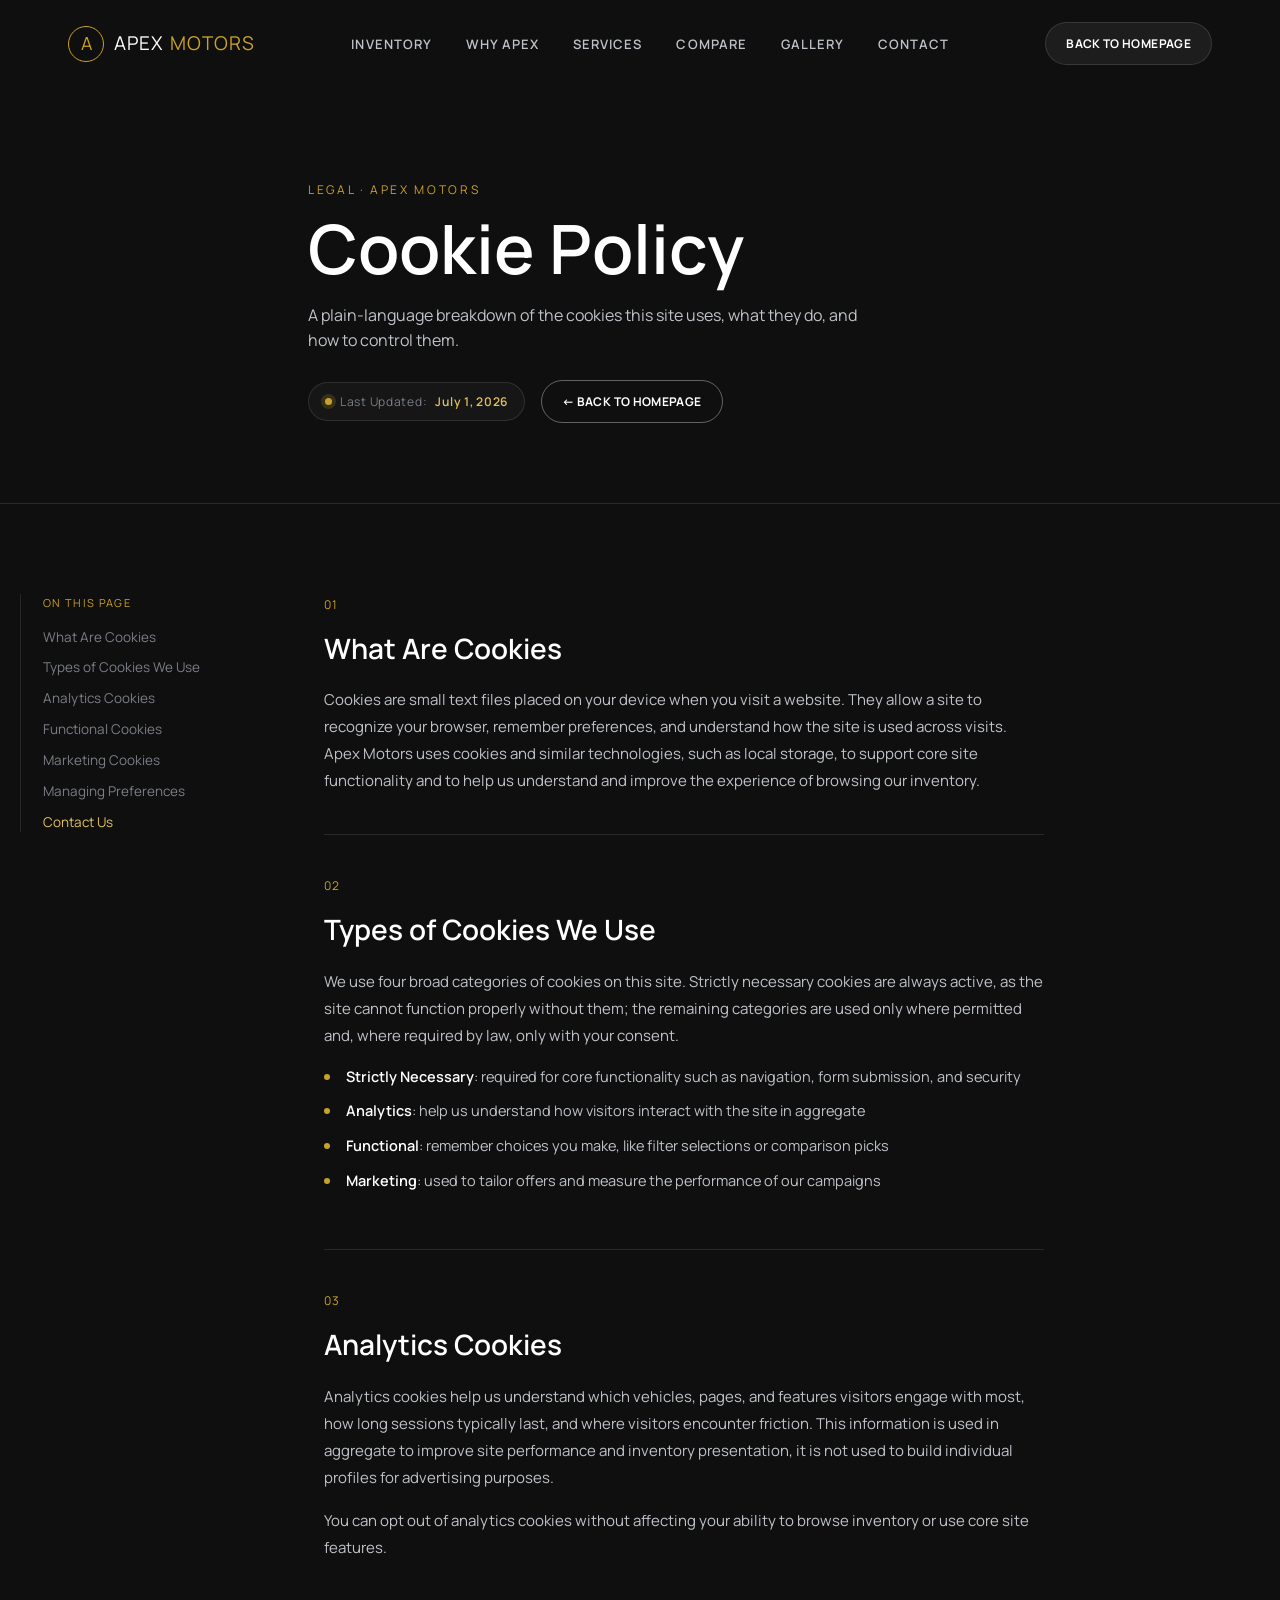
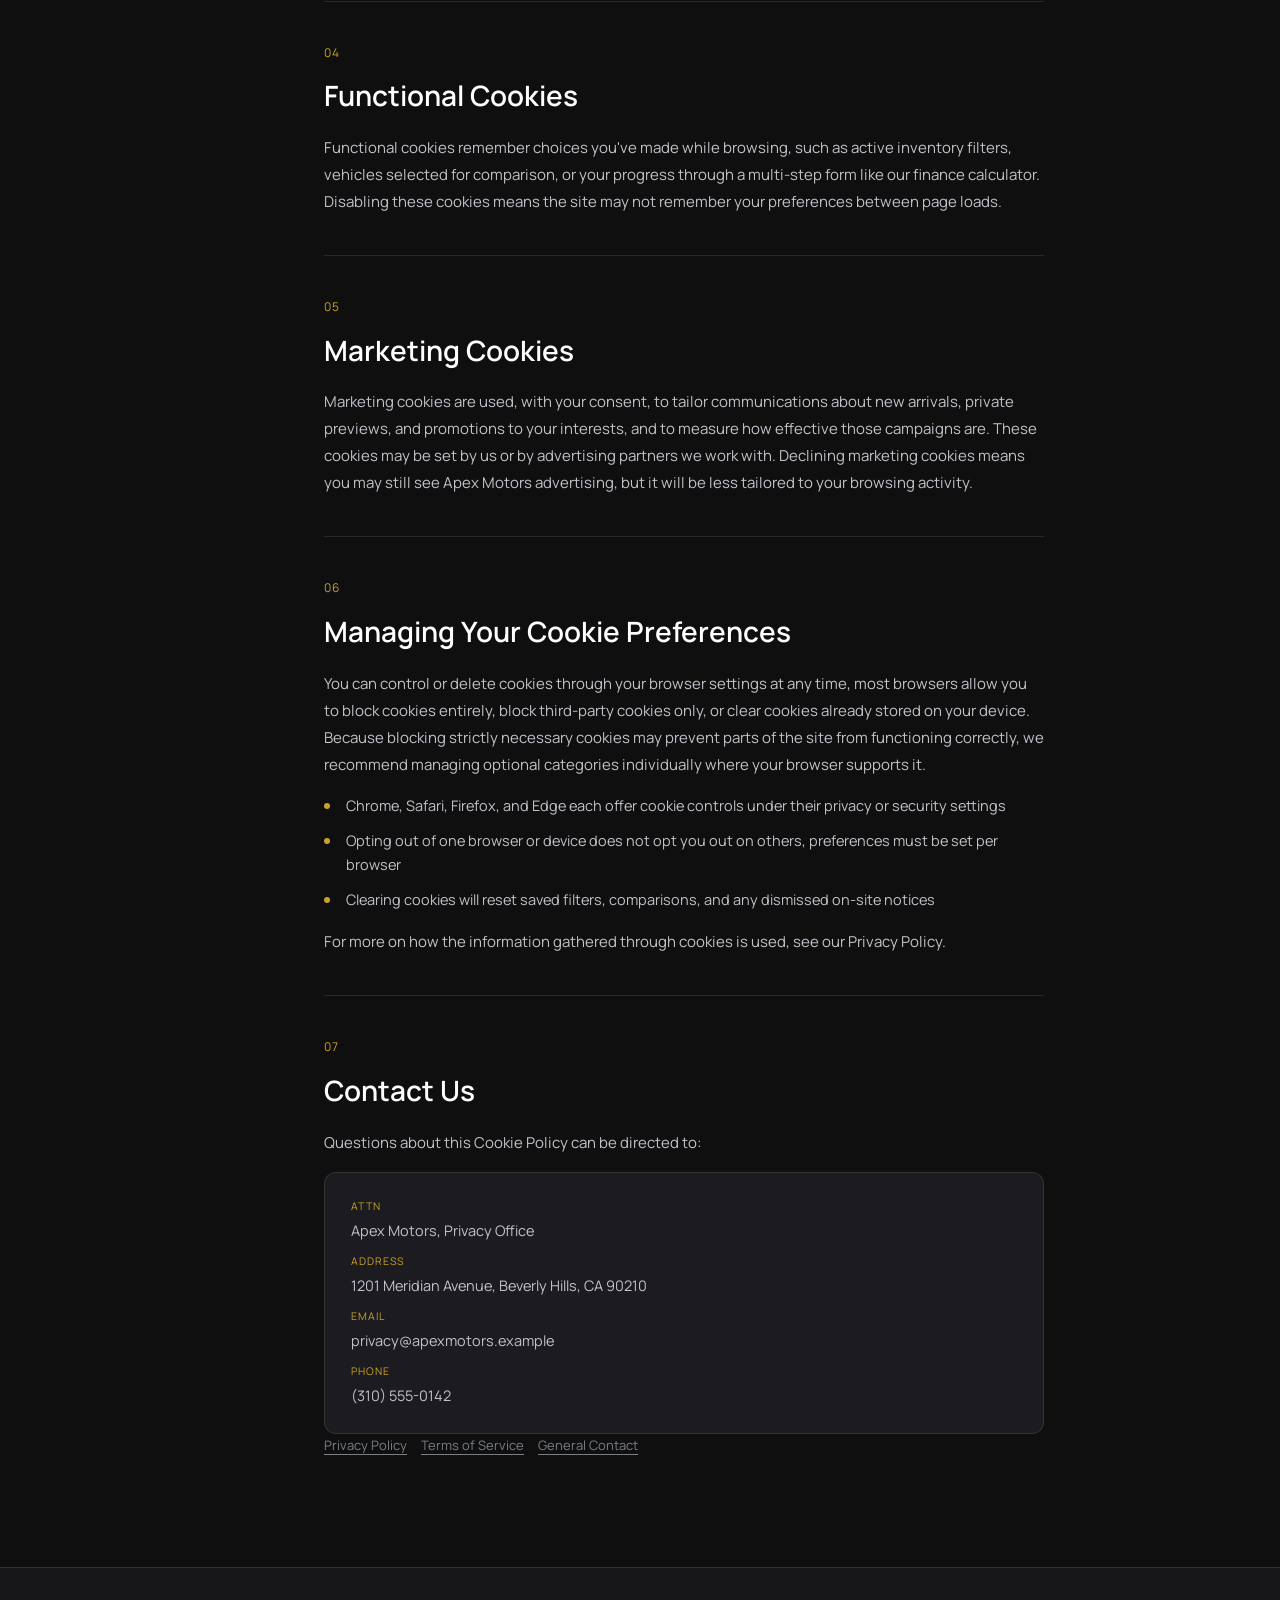
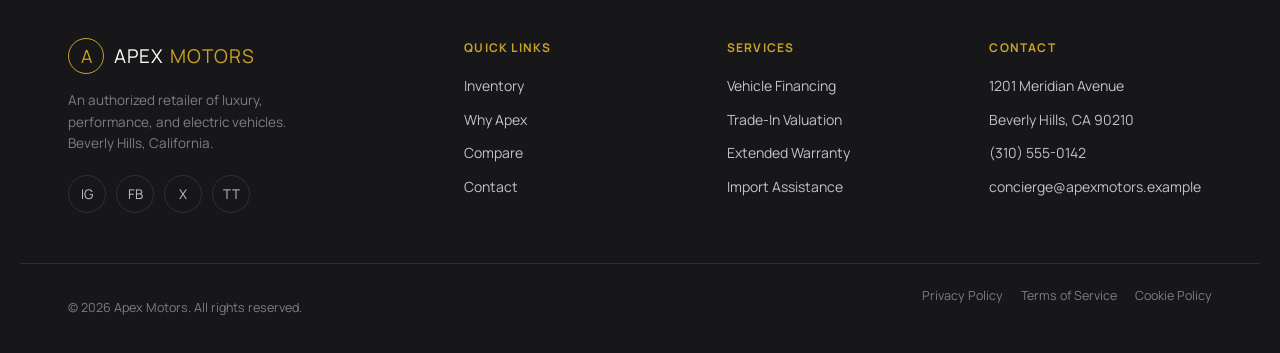
<file: cookies.html>
<!DOCTYPE html>
<html lang="en">
<head>
<meta charset="UTF-8">
<meta name="viewport" content="width=device-width, initial-scale=1.0">
<title>Cookie Policy | Apex Motors</title>
<meta name="description" content="How Apex Motors uses cookies and how you can manage your preferences.">

<link rel="preconnect" href="https://fonts.googleapis.com">
<link rel="preconnect" href="https://fonts.gstatic.com" crossorigin>
<link href="https://fonts.googleapis.com/css2?family=Manrope:wght@400;500;600;700;800&display=swap" rel="stylesheet">
<link rel="stylesheet" href="styles.css">
</head>
<body>

<div class="loader" id="loader" aria-hidden="true">
  <div class="loader-mark">
    <span class="loader-letter">A</span>
    <span class="loader-line"></span>
  </div>
</div>

<div class="scroll-progress" id="scrollProgress" aria-hidden="true"></div>
<a href="#main" class="skip-link">Skip to content</a>

<!-- ============ NAVIGATION ============ -->
<header class="site-header" id="siteHeader">
  <nav class="nav" aria-label="Primary">
    <a href="index.html" class="nav-logo">
      <span class="nav-logo-mark">A</span>
      <span class="nav-logo-text">APEX <em>MOTORS</em></span>
    </a>

    <ul class="nav-links" id="navLinks">
      <li><a href="index.html#inventory" data-nav>Inventory</a></li>
      <li><a href="index.html#why-us" data-nav>Why Apex</a></li>
      <li><a href="index.html#services" data-nav>Services</a></li>
      <li><a href="index.html#compare" data-nav>Compare</a></li>
      <li><a href="index.html#gallery" data-nav>Gallery</a></li>
      <li><a href="index.html#contact" data-nav>Contact</a></li>
    </ul>

    <div class="nav-actions">
      <a class="btn btn-ghost btn-sm" href="index.html#site-footer">Back to Homepage</a>
      <button class="nav-toggle" id="navToggle" aria-label="Toggle menu" aria-expanded="false" aria-controls="navLinks">
        <span></span><span></span><span></span>
      </button>
    </div>
  </nav>
</header>

<main id="main">

  <!-- ============ HERO ============ -->
  <section class="legal-hero">
    <div class="section-inner legal-hero-inner">
      <p class="eyebrow reveal-up">Legal · Apex Motors</p>
      <h1 class="reveal-up d1">Cookie Policy</h1>
      <p class="legal-hero-sub reveal-up d2">A plain-language breakdown of the cookies this site uses, what they do, and how to control them.</p>
      <div class="legal-meta reveal-up d3">
        <span class="last-updated">Last Updated: <strong>July 1, 2026</strong></span>
        <a href="index.html#site-footer" class="btn btn-outline btn-sm">← Back to Homepage</a>
      </div>
    </div>
  </section>

  <!-- ============ CONTENT ============ -->
  <section class="section-inner legal-layout">
    <aside class="legal-toc">
      <p>On This Page</p>
      <ul>
        <li><a href="#what-are-cookies">What Are Cookies</a></li>
        <li><a href="#types">Types of Cookies We Use</a></li>
        <li><a href="#analytics">Analytics Cookies</a></li>
        <li><a href="#functional">Functional Cookies</a></li>
        <li><a href="#marketing">Marketing Cookies</a></li>
        <li><a href="#managing">Managing Preferences</a></li>
        <li><a href="#contact">Contact Us</a></li>
      </ul>
    </aside>

    <article class="legal-content">

      <div class="legal-block will-reveal" id="what-are-cookies">
        <p class="block-index">01</p>
        <h2>What Are Cookies</h2>
        <p>Cookies are small text files placed on your device when you visit a website. They allow a site to recognize your browser, remember preferences, and understand how the site is used across visits. Apex Motors uses cookies and similar technologies, such as local storage, to support core site functionality and to help us understand and improve the experience of browsing our inventory.</p>
      </div>

      <div class="legal-block will-reveal" id="types">
        <p class="block-index">02</p>
        <h2>Types of Cookies We Use</h2>
        <p>We use four broad categories of cookies on this site. Strictly necessary cookies are always active, as the site cannot function properly without them; the remaining categories are used only where permitted and, where required by law, only with your consent.</p>
        <ul>
          <li><strong>Strictly Necessary</strong>: required for core functionality such as navigation, form submission, and security</li>
          <li><strong>Analytics</strong>: help us understand how visitors interact with the site in aggregate</li>
          <li><strong>Functional</strong>: remember choices you make, like filter selections or comparison picks</li>
          <li><strong>Marketing</strong>: used to tailor offers and measure the performance of our campaigns</li>
        </ul>
      </div>

      <div class="legal-block will-reveal" id="analytics">
        <p class="block-index">03</p>
        <h2>Analytics Cookies</h2>
        <p>Analytics cookies help us understand which vehicles, pages, and features visitors engage with most, how long sessions typically last, and where visitors encounter friction. This information is used in aggregate to improve site performance and inventory presentation, it is not used to build individual profiles for advertising purposes.</p>
        <p>You can opt out of analytics cookies without affecting your ability to browse inventory or use core site features.</p>
      </div>

      <div class="legal-block will-reveal" id="functional">
        <p class="block-index">04</p>
        <h2>Functional Cookies</h2>
        <p>Functional cookies remember choices you've made while browsing, such as active inventory filters, vehicles selected for comparison, or your progress through a multi-step form like our finance calculator. Disabling these cookies means the site may not remember your preferences between page loads.</p>
      </div>

      <div class="legal-block will-reveal" id="marketing">
        <p class="block-index">05</p>
        <h2>Marketing Cookies</h2>
        <p>Marketing cookies are used, with your consent, to tailor communications about new arrivals, private previews, and promotions to your interests, and to measure how effective those campaigns are. These cookies may be set by us or by advertising partners we work with. Declining marketing cookies means you may still see Apex Motors advertising, but it will be less tailored to your browsing activity.</p>
      </div>

      <div class="legal-block will-reveal" id="managing">
        <p class="block-index">06</p>
        <h2>Managing Your Cookie Preferences</h2>
        <p>You can control or delete cookies through your browser settings at any time, most browsers allow you to block cookies entirely, block third-party cookies only, or clear cookies already stored on your device. Because blocking strictly necessary cookies may prevent parts of the site from functioning correctly, we recommend managing optional categories individually where your browser supports it.</p>
        <ul>
          <li>Chrome, Safari, Firefox, and Edge each offer cookie controls under their privacy or security settings</li>
          <li>Opting out of one browser or device does not opt you out on others, preferences must be set per browser</li>
          <li>Clearing cookies will reset saved filters, comparisons, and any dismissed on-site notices</li>
        </ul>
        <p>For more on how the information gathered through cookies is used, see our <a href="privacy.html">Privacy Policy</a>.</p>
      </div>

      <div class="legal-block will-reveal" id="contact">
        <p class="block-index">07</p>
        <h2>Contact Us</h2>
        <p>Questions about this Cookie Policy can be directed to:</p>
        <div class="legal-contact-card">
          <p><span>Attn</span>Apex Motors, Privacy Office</p>
          <p><span>Address</span>1201 Meridian Avenue, Beverly Hills, CA 90210</p>
          <p><span>Email</span>privacy@apexmotors.example</p>
          <p><span>Phone</span>(310) 555-0142</p>
        </div>
        <p class="legal-cross-links">
          <a href="privacy.html">Privacy Policy</a>
          <a href="terms.html">Terms of Service</a>
          <a href="index.html#contact">General Contact</a>
        </p>
      </div>

    </article>
  </section>

</main>

<!-- ============ FOOTER ============ -->
<footer class="site-footer">
  <div class="section-inner footer-grid">
    <div class="footer-brand">
      <a href="index.html" class="nav-logo">
        <span class="nav-logo-mark">A</span>
        <span class="nav-logo-text">APEX <em>MOTORS</em></span>
      </a>
      <p>An authorized retailer of luxury, performance, and electric vehicles. Beverly Hills, California.</p>
      <div class="social-icons" id="socialIcons">
        <button type="button" data-social="IG" aria-label="Instagram">IG</button>
        <button type="button" data-social="FB" aria-label="Facebook">FB</button>
        <button type="button" data-social="X" aria-label="X">X</button>
        <button type="button" data-social="TT" aria-label="TikTok">TT</button>
      </div>
    </div>

    <div class="footer-col">
      <h3>Quick Links</h3>
      <ul>
        <li><a href="index.html#inventory">Inventory</a></li>
        <li><a href="index.html#why-us">Why Apex</a></li>
        <li><a href="index.html#compare">Compare</a></li>
        <li><a href="index.html#contact">Contact</a></li>
      </ul>
    </div>

    <div class="footer-col">
      <h3>Services</h3>
      <ul>
        <li><a href="index.html#services">Vehicle Financing</a></li>
        <li><a href="index.html#services">Trade-In Valuation</a></li>
        <li><a href="index.html#services">Extended Warranty</a></li>
        <li><a href="index.html#services">Import Assistance</a></li>
      </ul>
    </div>

    <div class="footer-col">
      <h3>Contact</h3>
      <ul>
        <li>1201 Meridian Avenue</li>
        <li>Beverly Hills, CA 90210</li>
        <li>(310) 555-0142</li>
        <li>concierge@apexmotors.example</li>
      </ul>
    </div>
  </div>

  <div class="footer-bottom">
    <p>&copy; <span id="year"></span> Apex Motors. All rights reserved.</p>
    <div class="footer-legal">
      <a href="privacy.html">Privacy Policy</a>
      <a href="terms.html">Terms of Service</a>
      <a href="cookies.html">Cookie Policy</a>
    </div>
  </div>
</footer>

<button class="back-to-top" id="backToTop" aria-label="Back to top">↑</button>
<div class="toast" id="socialToast" role="status" aria-live="polite">Official social channels coming soon.</div>

<script src="legal.js"></script>
</body>
</html>
</file>
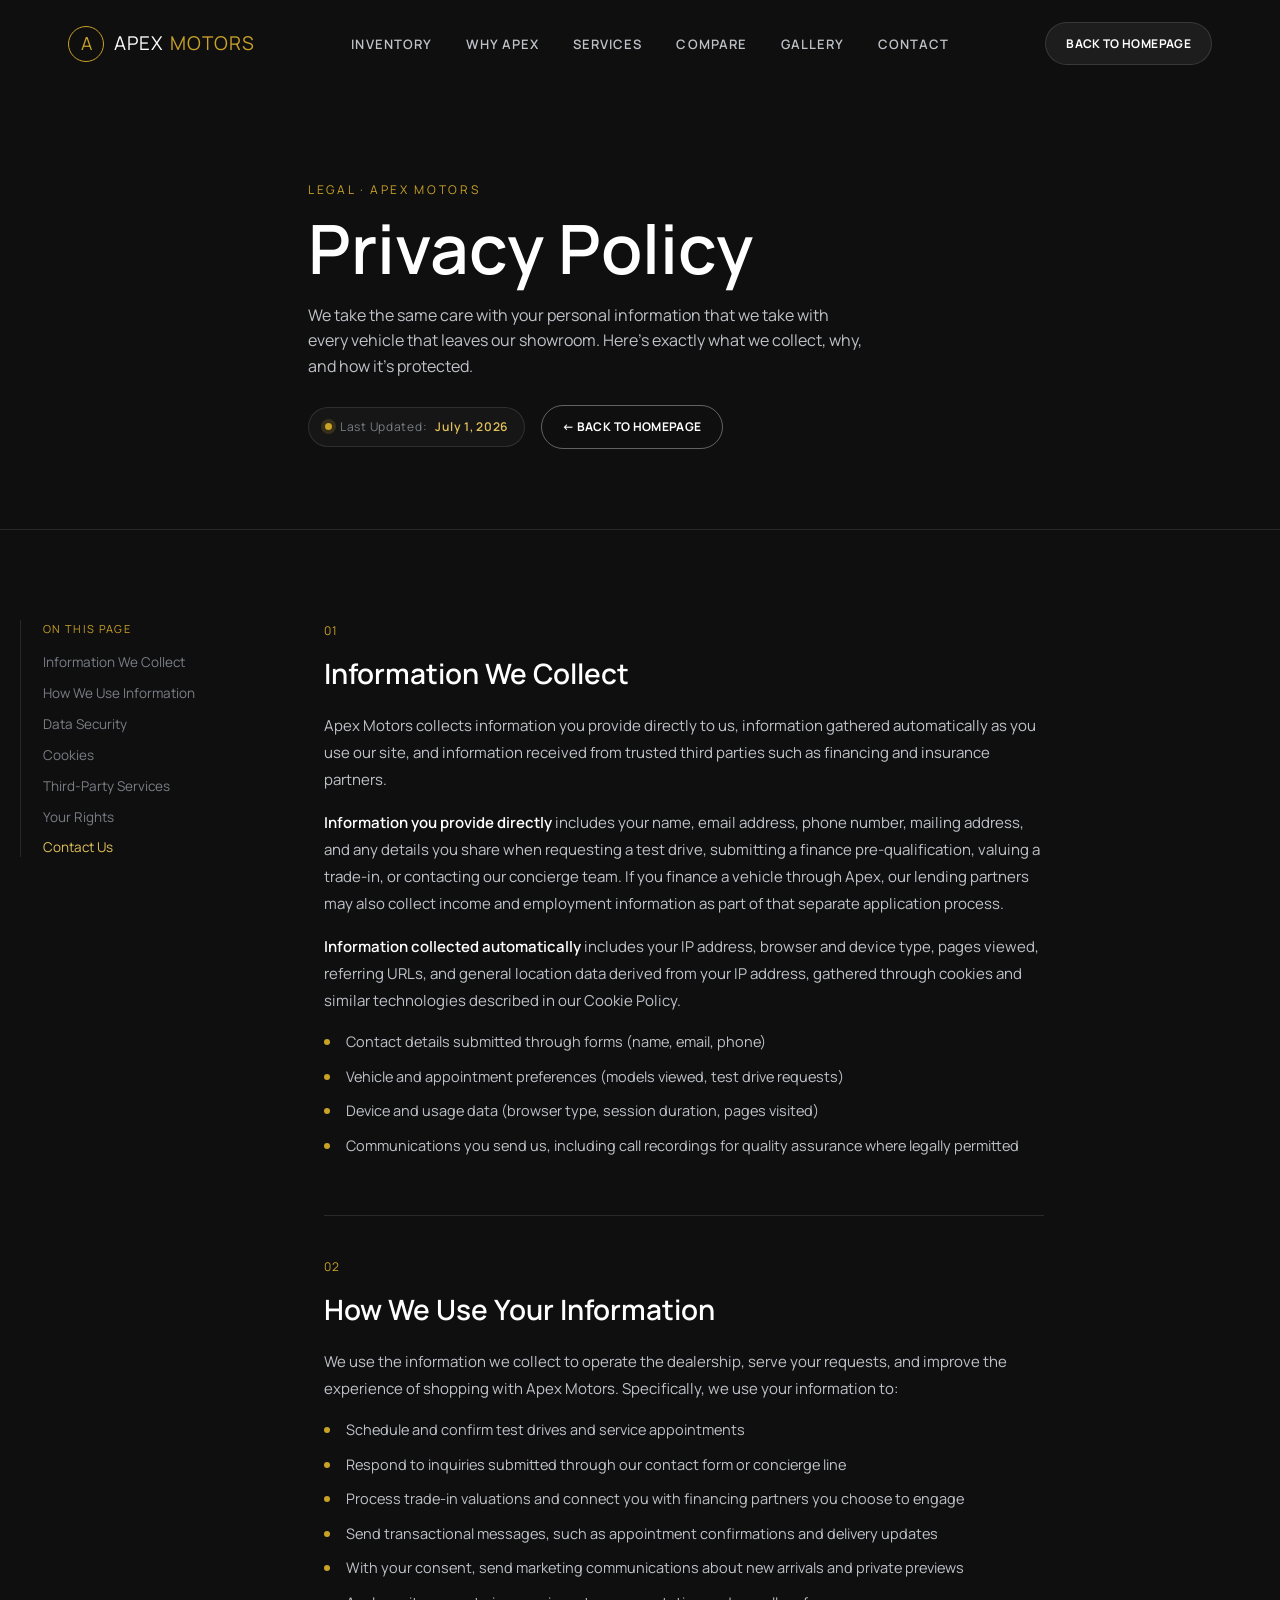
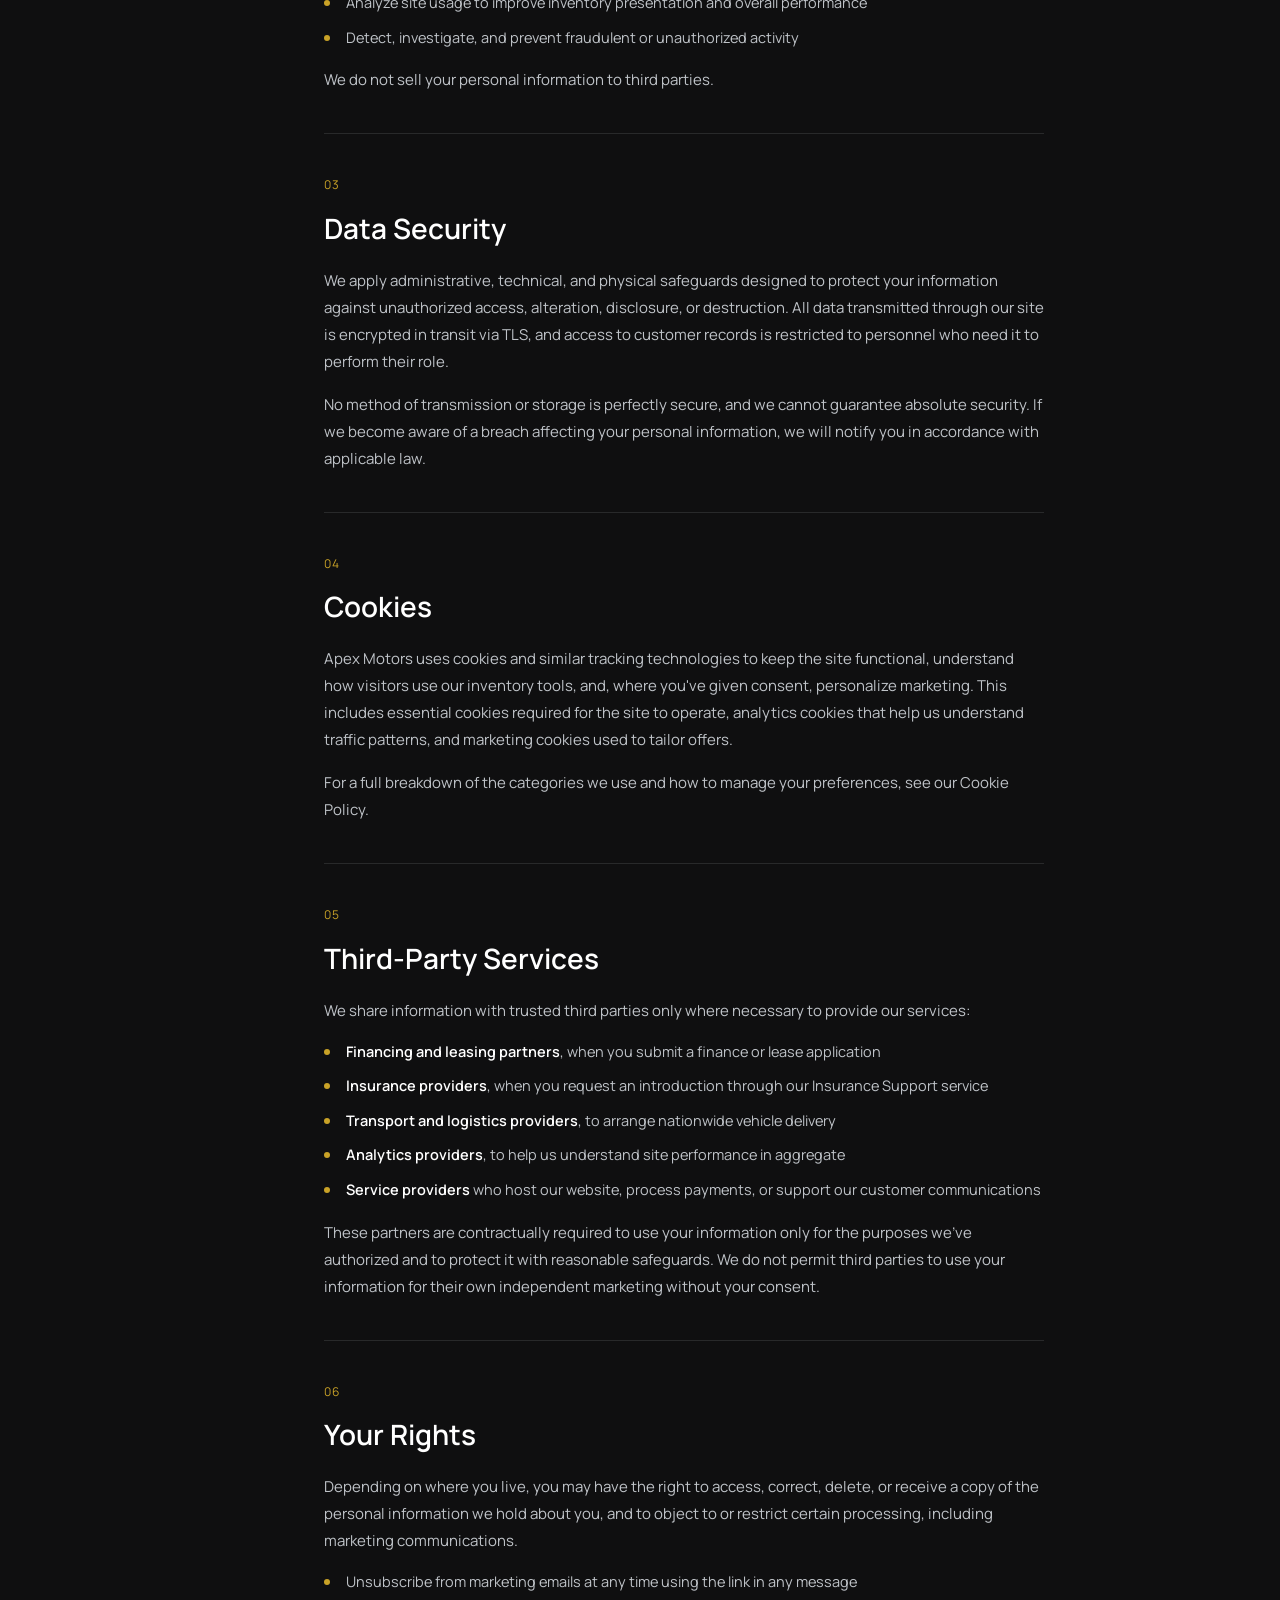
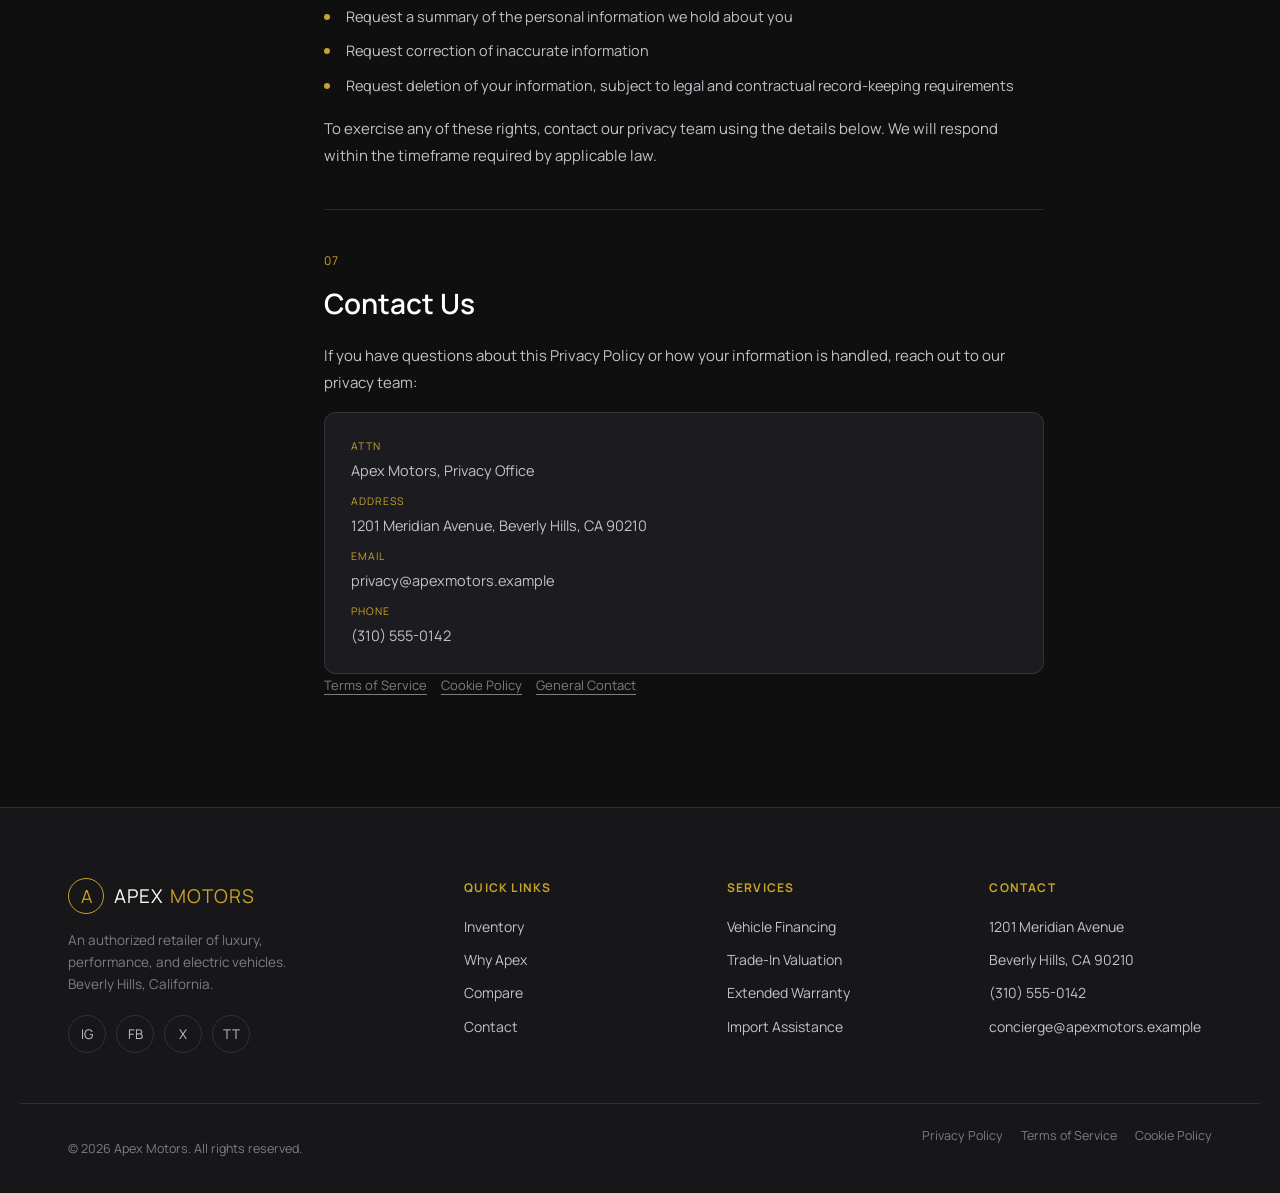
<file: privacy.html>
<!DOCTYPE html>
<html lang="en">
<head>
<meta charset="UTF-8">
<meta name="viewport" content="width=device-width, initial-scale=1.0">
<title>Privacy Policy | Apex Motors</title>
<meta name="description" content="How Apex Motors collects, uses, and protects your information.">

<link rel="preconnect" href="https://fonts.googleapis.com">
<link rel="preconnect" href="https://fonts.gstatic.com" crossorigin>
<link href="https://fonts.googleapis.com/css2?family=Manrope:wght@400;500;600;700;800&display=swap" rel="stylesheet">
<link rel="stylesheet" href="styles.css">
</head>
<body>

<div class="loader" id="loader" aria-hidden="true">
  <div class="loader-mark">
    <span class="loader-letter">A</span>
    <span class="loader-line"></span>
  </div>
</div>

<div class="scroll-progress" id="scrollProgress" aria-hidden="true"></div>
<a href="#main" class="skip-link">Skip to content</a>

<!-- ============ NAVIGATION ============ -->
<header class="site-header" id="siteHeader">
  <nav class="nav" aria-label="Primary">
    <a href="index.html" class="nav-logo">
      <span class="nav-logo-mark">A</span>
      <span class="nav-logo-text">APEX <em>MOTORS</em></span>
    </a>

    <ul class="nav-links" id="navLinks">
      <li><a href="index.html#inventory" data-nav>Inventory</a></li>
      <li><a href="index.html#why-us" data-nav>Why Apex</a></li>
      <li><a href="index.html#services" data-nav>Services</a></li>
      <li><a href="index.html#compare" data-nav>Compare</a></li>
      <li><a href="index.html#gallery" data-nav>Gallery</a></li>
      <li><a href="index.html#contact" data-nav>Contact</a></li>
    </ul>

    <div class="nav-actions">
      <a class="btn btn-ghost btn-sm" href="index.html#site-footer">Back to Homepage</a>
      <button class="nav-toggle" id="navToggle" aria-label="Toggle menu" aria-expanded="false" aria-controls="navLinks">
        <span></span><span></span><span></span>
      </button>
    </div>
  </nav>
</header>

<main id="main">

  <!-- ============ HERO ============ -->
  <section class="legal-hero">
    <div class="section-inner legal-hero-inner">
      <p class="eyebrow reveal-up">Legal · Apex Motors</p>
      <h1 class="reveal-up d1">Privacy Policy</h1>
      <p class="legal-hero-sub reveal-up d2">We take the same care with your personal information that we take with every vehicle that leaves our showroom. Here's exactly what we collect, why, and how it's protected.</p>
      <div class="legal-meta reveal-up d3">
        <span class="last-updated">Last Updated: <strong>July 1, 2026</strong></span>
        <a href="index.html#site-footer" class="btn btn-outline btn-sm">← Back to Homepage</a>
      </div>
    </div>
  </section>

  <!-- ============ CONTENT ============ -->
  <section class="section-inner legal-layout">
    <aside class="legal-toc">
      <p>On This Page</p>
      <ul>
        <li><a href="#information-collected">Information We Collect</a></li>
        <li><a href="#how-used">How We Use Information</a></li>
        <li><a href="#data-security">Data Security</a></li>
        <li><a href="#cookies">Cookies</a></li>
        <li><a href="#third-party">Third-Party Services</a></li>
        <li><a href="#your-rights">Your Rights</a></li>
        <li><a href="#contact">Contact Us</a></li>
      </ul>
    </aside>

    <article class="legal-content">

      <div class="legal-block will-reveal" id="information-collected">
        <p class="block-index">01</p>
        <h2>Information We Collect</h2>
        <p>Apex Motors collects information you provide directly to us, information gathered automatically as you use our site, and information received from trusted third parties such as financing and insurance partners.</p>
        <p><strong>Information you provide directly</strong> includes your name, email address, phone number, mailing address, and any details you share when requesting a test drive, submitting a finance pre-qualification, valuing a trade-in, or contacting our concierge team. If you finance a vehicle through Apex, our lending partners may also collect income and employment information as part of that separate application process.</p>
        <p><strong>Information collected automatically</strong> includes your IP address, browser and device type, pages viewed, referring URLs, and general location data derived from your IP address, gathered through cookies and similar technologies described in our <a href="cookies.html">Cookie Policy</a>.</p>
        <ul>
          <li>Contact details submitted through forms (name, email, phone)</li>
          <li>Vehicle and appointment preferences (models viewed, test drive requests)</li>
          <li>Device and usage data (browser type, session duration, pages visited)</li>
          <li>Communications you send us, including call recordings for quality assurance where legally permitted</li>
        </ul>
      </div>

      <div class="legal-block will-reveal" id="how-used">
        <p class="block-index">02</p>
        <h2>How We Use Your Information</h2>
        <p>We use the information we collect to operate the dealership, serve your requests, and improve the experience of shopping with Apex Motors. Specifically, we use your information to:</p>
        <ul>
          <li>Schedule and confirm test drives and service appointments</li>
          <li>Respond to inquiries submitted through our contact form or concierge line</li>
          <li>Process trade-in valuations and connect you with financing partners you choose to engage</li>
          <li>Send transactional messages, such as appointment confirmations and delivery updates</li>
          <li>With your consent, send marketing communications about new arrivals and private previews</li>
          <li>Analyze site usage to improve inventory presentation and overall performance</li>
          <li>Detect, investigate, and prevent fraudulent or unauthorized activity</li>
        </ul>
        <p>We do not sell your personal information to third parties.</p>
      </div>

      <div class="legal-block will-reveal" id="data-security">
        <p class="block-index">03</p>
        <h2>Data Security</h2>
        <p>We apply administrative, technical, and physical safeguards designed to protect your information against unauthorized access, alteration, disclosure, or destruction. All data transmitted through our site is encrypted in transit via TLS, and access to customer records is restricted to personnel who need it to perform their role.</p>
        <p>No method of transmission or storage is perfectly secure, and we cannot guarantee absolute security. If we become aware of a breach affecting your personal information, we will notify you in accordance with applicable law.</p>
      </div>

      <div class="legal-block will-reveal" id="cookies">
        <p class="block-index">04</p>
        <h2>Cookies</h2>
        <p>Apex Motors uses cookies and similar tracking technologies to keep the site functional, understand how visitors use our inventory tools, and, where you've given consent, personalize marketing. This includes essential cookies required for the site to operate, analytics cookies that help us understand traffic patterns, and marketing cookies used to tailor offers.</p>
        <p>For a full breakdown of the categories we use and how to manage your preferences, see our <a href="cookies.html">Cookie Policy</a>.</p>
      </div>

      <div class="legal-block will-reveal" id="third-party">
        <p class="block-index">05</p>
        <h2>Third-Party Services</h2>
        <p>We share information with trusted third parties only where necessary to provide our services:</p>
        <ul>
          <li><strong>Financing and leasing partners</strong>, when you submit a finance or lease application</li>
          <li><strong>Insurance providers</strong>, when you request an introduction through our Insurance Support service</li>
          <li><strong>Transport and logistics providers</strong>, to arrange nationwide vehicle delivery</li>
          <li><strong>Analytics providers</strong>, to help us understand site performance in aggregate</li>
          <li><strong>Service providers</strong> who host our website, process payments, or support our customer communications</li>
        </ul>
        <p>These partners are contractually required to use your information only for the purposes we've authorized and to protect it with reasonable safeguards. We do not permit third parties to use your information for their own independent marketing without your consent.</p>
      </div>

      <div class="legal-block will-reveal" id="your-rights">
        <p class="block-index">06</p>
        <h2>Your Rights</h2>
        <p>Depending on where you live, you may have the right to access, correct, delete, or receive a copy of the personal information we hold about you, and to object to or restrict certain processing, including marketing communications.</p>
        <ul>
          <li>Unsubscribe from marketing emails at any time using the link in any message</li>
          <li>Request a summary of the personal information we hold about you</li>
          <li>Request correction of inaccurate information</li>
          <li>Request deletion of your information, subject to legal and contractual record-keeping requirements</li>
        </ul>
        <p>To exercise any of these rights, contact our privacy team using the details below. We will respond within the timeframe required by applicable law.</p>
      </div>

      <div class="legal-block will-reveal" id="contact">
        <p class="block-index">07</p>
        <h2>Contact Us</h2>
        <p>If you have questions about this Privacy Policy or how your information is handled, reach out to our privacy team:</p>
        <div class="legal-contact-card">
          <p><span>Attn</span>Apex Motors, Privacy Office</p>
          <p><span>Address</span>1201 Meridian Avenue, Beverly Hills, CA 90210</p>
          <p><span>Email</span>privacy@apexmotors.example</p>
          <p><span>Phone</span>(310) 555-0142</p>
        </div>
        <p class="legal-cross-links">
          <a href="terms.html">Terms of Service</a>
          <a href="cookies.html">Cookie Policy</a>
          <a href="index.html#contact">General Contact</a>
        </p>
      </div>

    </article>
  </section>

</main>

<!-- ============ FOOTER ============ -->
<footer class="site-footer">
  <div class="section-inner footer-grid">
    <div class="footer-brand">
      <a href="index.html" class="nav-logo">
        <span class="nav-logo-mark">A</span>
        <span class="nav-logo-text">APEX <em>MOTORS</em></span>
      </a>
      <p>An authorized retailer of luxury, performance, and electric vehicles. Beverly Hills, California.</p>
      <div class="social-icons" id="socialIcons">
        <button type="button" data-social="IG" aria-label="Instagram">IG</button>
        <button type="button" data-social="FB" aria-label="Facebook">FB</button>
        <button type="button" data-social="X" aria-label="X">X</button>
        <button type="button" data-social="TT" aria-label="TikTok">TT</button>
      </div>
    </div>

    <div class="footer-col">
      <h3>Quick Links</h3>
      <ul>
        <li><a href="index.html#inventory">Inventory</a></li>
        <li><a href="index.html#why-us">Why Apex</a></li>
        <li><a href="index.html#compare">Compare</a></li>
        <li><a href="index.html#contact">Contact</a></li>
      </ul>
    </div>

    <div class="footer-col">
      <h3>Services</h3>
      <ul>
        <li><a href="index.html#services">Vehicle Financing</a></li>
        <li><a href="index.html#services">Trade-In Valuation</a></li>
        <li><a href="index.html#services">Extended Warranty</a></li>
        <li><a href="index.html#services">Import Assistance</a></li>
      </ul>
    </div>

    <div class="footer-col">
      <h3>Contact</h3>
      <ul>
        <li>1201 Meridian Avenue</li>
        <li>Beverly Hills, CA 90210</li>
        <li>(310) 555-0142</li>
        <li>concierge@apexmotors.example</li>
      </ul>
    </div>
  </div>

  <div class="footer-bottom">
    <p>&copy; <span id="year"></span> Apex Motors. All rights reserved.</p>
    <div class="footer-legal">
      <a href="privacy.html">Privacy Policy</a>
      <a href="terms.html">Terms of Service</a>
      <a href="cookies.html">Cookie Policy</a>
    </div>
  </div>
</footer>

<button class="back-to-top" id="backToTop" aria-label="Back to top">↑</button>
<div class="toast" id="socialToast" role="status" aria-live="polite">Official social channels coming soon.</div>

<script src="legal.js"></script>
</body>
</html>
</file>
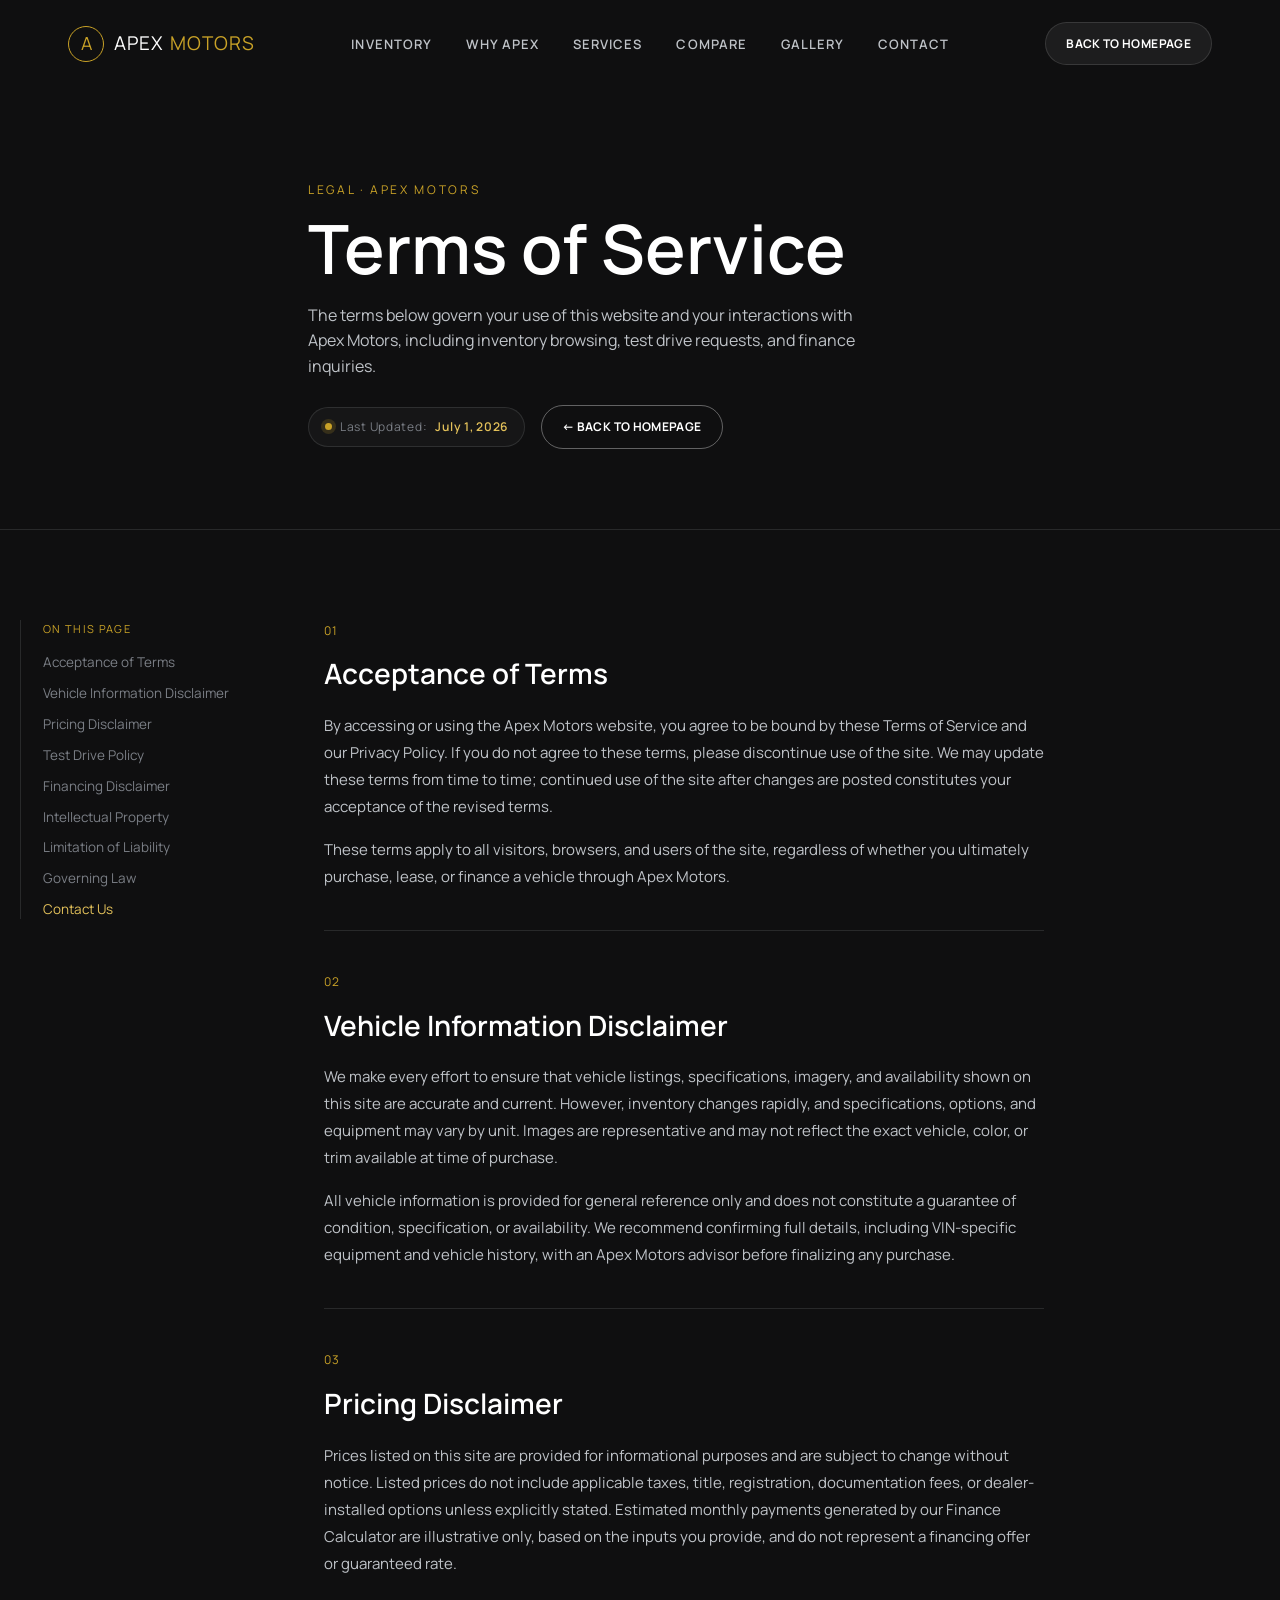
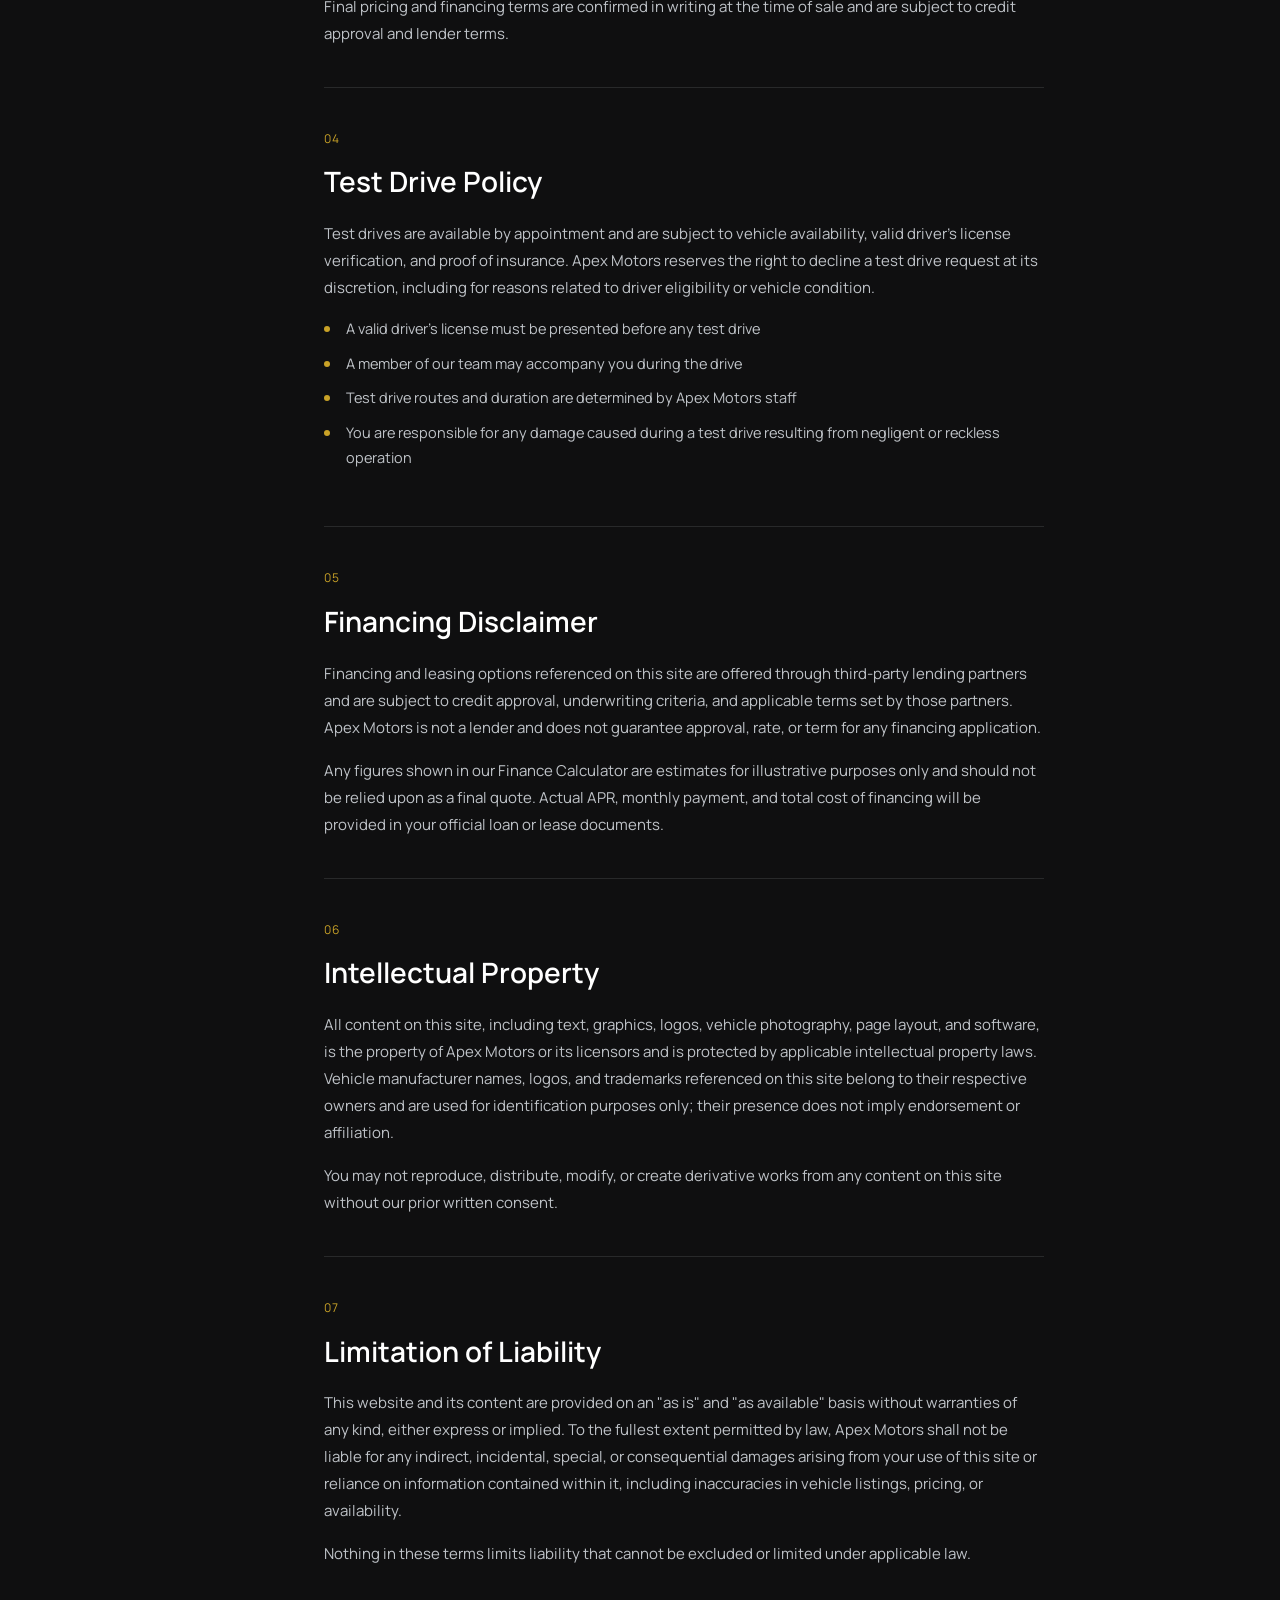
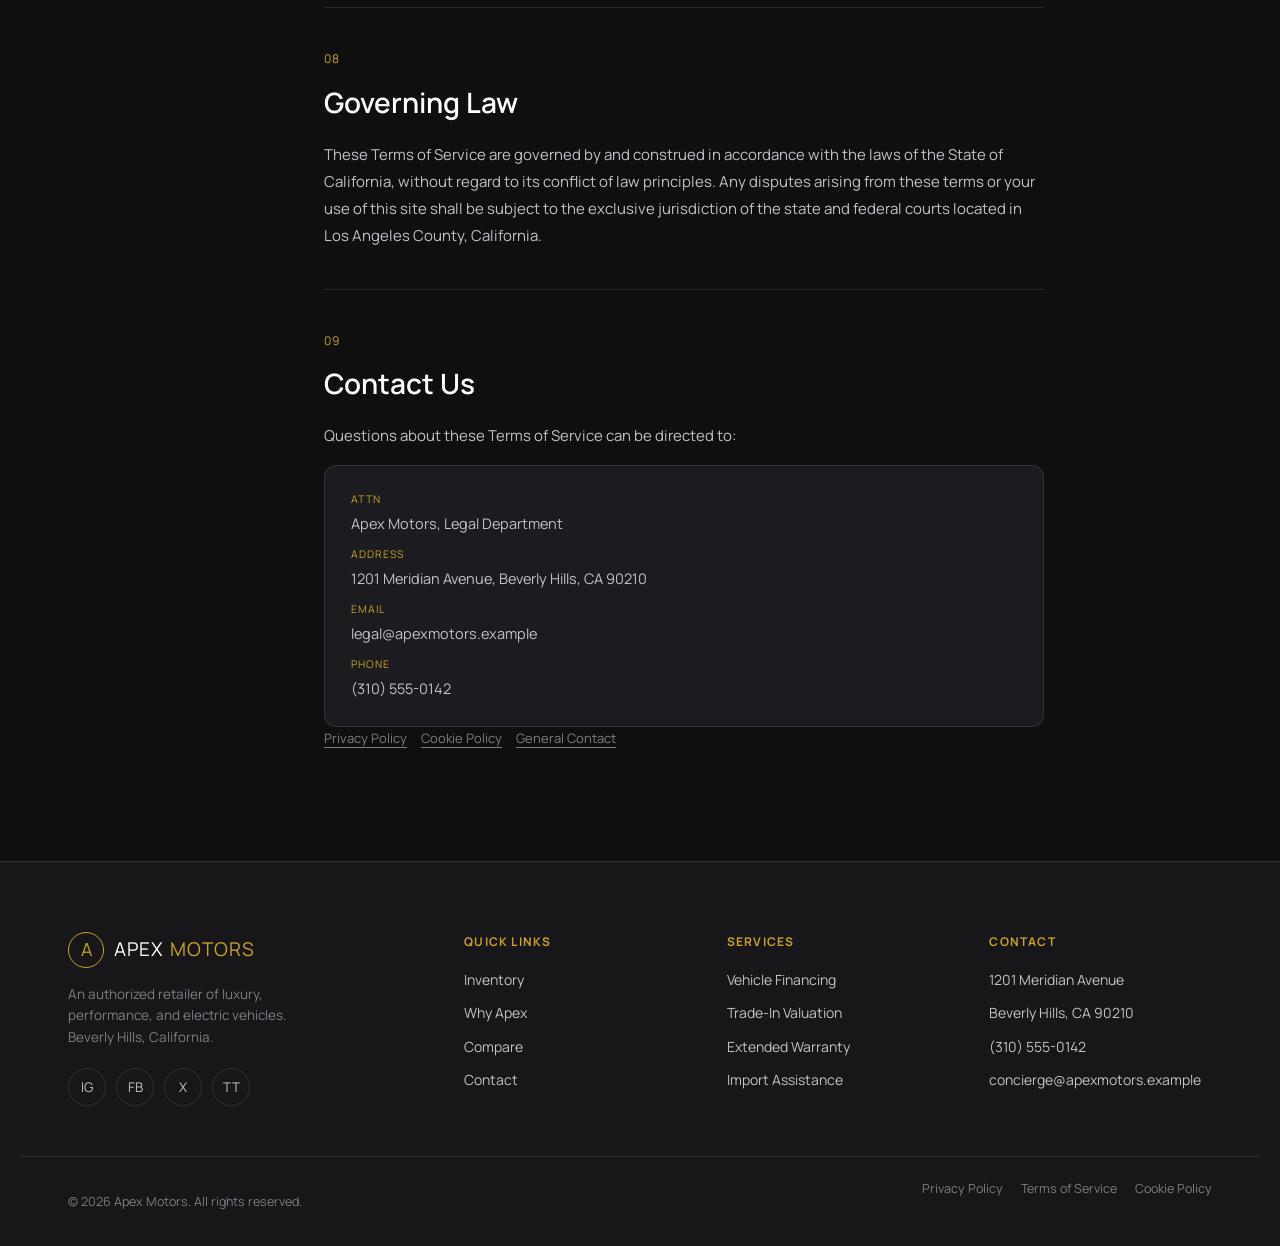
<file: terms.html>
<!DOCTYPE html>
<html lang="en">
<head>
<meta charset="UTF-8">
<meta name="viewport" content="width=device-width, initial-scale=1.0">
<title>Terms of Service | Apex Motors</title>
<meta name="description" content="The terms governing your use of the Apex Motors website and services.">

<link rel="preconnect" href="https://fonts.googleapis.com">
<link rel="preconnect" href="https://fonts.gstatic.com" crossorigin>
<link href="https://fonts.googleapis.com/css2?family=Manrope:wght@400;500;600;700;800&display=swap" rel="stylesheet">
<link rel="stylesheet" href="styles.css">
</head>
<body>

<div class="loader" id="loader" aria-hidden="true">
  <div class="loader-mark">
    <span class="loader-letter">A</span>
    <span class="loader-line"></span>
  </div>
</div>

<div class="scroll-progress" id="scrollProgress" aria-hidden="true"></div>
<a href="#main" class="skip-link">Skip to content</a>

<!-- ============ NAVIGATION ============ -->
<header class="site-header" id="siteHeader">
  <nav class="nav" aria-label="Primary">
    <a href="index.html" class="nav-logo">
      <span class="nav-logo-mark">A</span>
      <span class="nav-logo-text">APEX <em>MOTORS</em></span>
    </a>

    <ul class="nav-links" id="navLinks">
      <li><a href="index.html#inventory" data-nav>Inventory</a></li>
      <li><a href="index.html#why-us" data-nav>Why Apex</a></li>
      <li><a href="index.html#services" data-nav>Services</a></li>
      <li><a href="index.html#compare" data-nav>Compare</a></li>
      <li><a href="index.html#gallery" data-nav>Gallery</a></li>
      <li><a href="index.html#contact" data-nav>Contact</a></li>
    </ul>

    <div class="nav-actions">
      <a class="btn btn-ghost btn-sm" href="index.html#site-footer">Back to Homepage</a>
      <button class="nav-toggle" id="navToggle" aria-label="Toggle menu" aria-expanded="false" aria-controls="navLinks">
        <span></span><span></span><span></span>
      </button>
    </div>
  </nav>
</header>

<main id="main">

  <!-- ============ HERO ============ -->
  <section class="legal-hero">
    <div class="section-inner legal-hero-inner">
      <p class="eyebrow reveal-up">Legal · Apex Motors</p>
      <h1 class="reveal-up d1">Terms of Service</h1>
      <p class="legal-hero-sub reveal-up d2">The terms below govern your use of this website and your interactions with Apex Motors, including inventory browsing, test drive requests, and finance inquiries.</p>
      <div class="legal-meta reveal-up d3">
        <span class="last-updated">Last Updated: <strong>July 1, 2026</strong></span>
        <a href="index.html#site-footer" class="btn btn-outline btn-sm">← Back to Homepage</a>
      </div>
    </div>
  </section>

  <!-- ============ CONTENT ============ -->
  <section class="section-inner legal-layout">
    <aside class="legal-toc">
      <p>On This Page</p>
      <ul>
        <li><a href="#acceptance">Acceptance of Terms</a></li>
        <li><a href="#vehicle-info">Vehicle Information Disclaimer</a></li>
        <li><a href="#pricing">Pricing Disclaimer</a></li>
        <li><a href="#test-drive">Test Drive Policy</a></li>
        <li><a href="#financing">Financing Disclaimer</a></li>
        <li><a href="#ip">Intellectual Property</a></li>
        <li><a href="#liability">Limitation of Liability</a></li>
        <li><a href="#governing-law">Governing Law</a></li>
        <li><a href="#contact">Contact Us</a></li>
      </ul>
    </aside>

    <article class="legal-content">

      <div class="legal-block will-reveal" id="acceptance">
        <p class="block-index">01</p>
        <h2>Acceptance of Terms</h2>
        <p>By accessing or using the Apex Motors website, you agree to be bound by these Terms of Service and our <a href="privacy.html">Privacy Policy</a>. If you do not agree to these terms, please discontinue use of the site. We may update these terms from time to time; continued use of the site after changes are posted constitutes your acceptance of the revised terms.</p>
        <p>These terms apply to all visitors, browsers, and users of the site, regardless of whether you ultimately purchase, lease, or finance a vehicle through Apex Motors.</p>
      </div>

      <div class="legal-block will-reveal" id="vehicle-info">
        <p class="block-index">02</p>
        <h2>Vehicle Information Disclaimer</h2>
        <p>We make every effort to ensure that vehicle listings, specifications, imagery, and availability shown on this site are accurate and current. However, inventory changes rapidly, and specifications, options, and equipment may vary by unit. Images are representative and may not reflect the exact vehicle, color, or trim available at time of purchase.</p>
        <p>All vehicle information is provided for general reference only and does not constitute a guarantee of condition, specification, or availability. We recommend confirming full details, including VIN-specific equipment and vehicle history, with an Apex Motors advisor before finalizing any purchase.</p>
      </div>

      <div class="legal-block will-reveal" id="pricing">
        <p class="block-index">03</p>
        <h2>Pricing Disclaimer</h2>
        <p>Prices listed on this site are provided for informational purposes and are subject to change without notice. Listed prices do not include applicable taxes, title, registration, documentation fees, or dealer-installed options unless explicitly stated. Estimated monthly payments generated by our Finance Calculator are illustrative only, based on the inputs you provide, and do not represent a financing offer or guaranteed rate.</p>
        <p>Final pricing and financing terms are confirmed in writing at the time of sale and are subject to credit approval and lender terms.</p>
      </div>

      <div class="legal-block will-reveal" id="test-drive">
        <p class="block-index">04</p>
        <h2>Test Drive Policy</h2>
        <p>Test drives are available by appointment and are subject to vehicle availability, valid driver's license verification, and proof of insurance. Apex Motors reserves the right to decline a test drive request at its discretion, including for reasons related to driver eligibility or vehicle condition.</p>
        <ul>
          <li>A valid driver's license must be presented before any test drive</li>
          <li>A member of our team may accompany you during the drive</li>
          <li>Test drive routes and duration are determined by Apex Motors staff</li>
          <li>You are responsible for any damage caused during a test drive resulting from negligent or reckless operation</li>
        </ul>
      </div>

      <div class="legal-block will-reveal" id="financing">
        <p class="block-index">05</p>
        <h2>Financing Disclaimer</h2>
        <p>Financing and leasing options referenced on this site are offered through third-party lending partners and are subject to credit approval, underwriting criteria, and applicable terms set by those partners. Apex Motors is not a lender and does not guarantee approval, rate, or term for any financing application.</p>
        <p>Any figures shown in our Finance Calculator are estimates for illustrative purposes only and should not be relied upon as a final quote. Actual APR, monthly payment, and total cost of financing will be provided in your official loan or lease documents.</p>
      </div>

      <div class="legal-block will-reveal" id="ip">
        <p class="block-index">06</p>
        <h2>Intellectual Property</h2>
        <p>All content on this site, including text, graphics, logos, vehicle photography, page layout, and software, is the property of Apex Motors or its licensors and is protected by applicable intellectual property laws. Vehicle manufacturer names, logos, and trademarks referenced on this site belong to their respective owners and are used for identification purposes only; their presence does not imply endorsement or affiliation.</p>
        <p>You may not reproduce, distribute, modify, or create derivative works from any content on this site without our prior written consent.</p>
      </div>

      <div class="legal-block will-reveal" id="liability">
        <p class="block-index">07</p>
        <h2>Limitation of Liability</h2>
        <p>This website and its content are provided on an "as is" and "as available" basis without warranties of any kind, either express or implied. To the fullest extent permitted by law, Apex Motors shall not be liable for any indirect, incidental, special, or consequential damages arising from your use of this site or reliance on information contained within it, including inaccuracies in vehicle listings, pricing, or availability.</p>
        <p>Nothing in these terms limits liability that cannot be excluded or limited under applicable law.</p>
      </div>

      <div class="legal-block will-reveal" id="governing-law">
        <p class="block-index">08</p>
        <h2>Governing Law</h2>
        <p>These Terms of Service are governed by and construed in accordance with the laws of the State of California, without regard to its conflict of law principles. Any disputes arising from these terms or your use of this site shall be subject to the exclusive jurisdiction of the state and federal courts located in Los Angeles County, California.</p>
      </div>

      <div class="legal-block will-reveal" id="contact">
        <p class="block-index">09</p>
        <h2>Contact Us</h2>
        <p>Questions about these Terms of Service can be directed to:</p>
        <div class="legal-contact-card">
          <p><span>Attn</span>Apex Motors, Legal Department</p>
          <p><span>Address</span>1201 Meridian Avenue, Beverly Hills, CA 90210</p>
          <p><span>Email</span>legal@apexmotors.example</p>
          <p><span>Phone</span>(310) 555-0142</p>
        </div>
        <p class="legal-cross-links">
          <a href="privacy.html">Privacy Policy</a>
          <a href="cookies.html">Cookie Policy</a>
          <a href="index.html#contact">General Contact</a>
        </p>
      </div>

    </article>
  </section>

</main>

<!-- ============ FOOTER ============ -->
<footer class="site-footer">
  <div class="section-inner footer-grid">
    <div class="footer-brand">
      <a href="index.html" class="nav-logo">
        <span class="nav-logo-mark">A</span>
        <span class="nav-logo-text">APEX <em>MOTORS</em></span>
      </a>
      <p>An authorized retailer of luxury, performance, and electric vehicles. Beverly Hills, California.</p>
      <div class="social-icons" id="socialIcons">
        <button type="button" data-social="IG" aria-label="Instagram">IG</button>
        <button type="button" data-social="FB" aria-label="Facebook">FB</button>
        <button type="button" data-social="X" aria-label="X">X</button>
        <button type="button" data-social="TT" aria-label="TikTok">TT</button>
      </div>
    </div>

    <div class="footer-col">
      <h3>Quick Links</h3>
      <ul>
        <li><a href="index.html#inventory">Inventory</a></li>
        <li><a href="index.html#why-us">Why Apex</a></li>
        <li><a href="index.html#compare">Compare</a></li>
        <li><a href="index.html#contact">Contact</a></li>
      </ul>
    </div>

    <div class="footer-col">
      <h3>Services</h3>
      <ul>
        <li><a href="index.html#services">Vehicle Financing</a></li>
        <li><a href="index.html#services">Trade-In Valuation</a></li>
        <li><a href="index.html#services">Extended Warranty</a></li>
        <li><a href="index.html#services">Import Assistance</a></li>
      </ul>
    </div>

    <div class="footer-col">
      <h3>Contact</h3>
      <ul>
        <li>1201 Meridian Avenue</li>
        <li>Beverly Hills, CA 90210</li>
        <li>(310) 555-0142</li>
        <li>concierge@apexmotors.example</li>
      </ul>
    </div>
  </div>

  <div class="footer-bottom">
    <p>&copy; <span id="year"></span> Apex Motors. All rights reserved.</p>
    <div class="footer-legal">
      <a href="privacy.html">Privacy Policy</a>
      <a href="terms.html">Terms of Service</a>
      <a href="cookies.html">Cookie Policy</a>
    </div>
  </div>
</footer>

<button class="back-to-top" id="backToTop" aria-label="Back to top">↑</button>
<div class="toast" id="socialToast" role="status" aria-live="polite">Official social channels coming soon.</div>

<script src="legal.js"></script>
</body>
</html>
</file>
<file: styles.css>
/* =========================================================
   APEX MOTORS - Stylesheet
   Design tokens: Matte Black / White / Silver / Luxury Gold
   Typeface: Manrope (single family)
   ========================================================= */

:root{
  --black:#0F0F10;
  --charcoal:#17171A;
  --surface:#1C1C20;
  --surface-2:#232327;
  --white:#FFFFFF;
  --silver:#BFC3C8;
  --silver-dim:#7A7E85;
  --gold:#C9A227;
  --gold-bright:#E3C15A;
  --line: rgba(191,195,200,0.14);

  --font-display:'Manrope', -apple-system, BlinkMacSystemFont, sans-serif;
  --font-body:'Manrope', -apple-system, BlinkMacSystemFont, sans-serif;
  --font-mono:'Manrope', -apple-system, BlinkMacSystemFont, sans-serif;

  --container: 1240px;
  --radius-lg: 20px;
  --radius-md: 12px;
  --radius-sm: 8px;

  --ease: cubic-bezier(.22,.9,.28,1);
  --shadow-lift: 0 24px 60px -20px rgba(0,0,0,0.6);
}

@media (prefers-reduced-motion: reduce){
  *{ animation-duration: 0.001ms !important; animation-iteration-count: 1 !important; transition-duration: 0.001ms !important; scroll-behavior: auto !important; }
}

*,*::before,*::after{ box-sizing:border-box; }
html{ scroll-behavior:smooth; overflow-x:clip; }
body{
  margin:0;
  background:var(--black);
  color:var(--white);
  font-family:var(--font-body);
  font-size:16px;
  line-height:1.6;
  -webkit-font-smoothing:antialiased;
  overflow-x:hidden;
}
img{ max-width:100%; display:block; }
a{ color:inherit; text-decoration:none; }
ul{ list-style:none; margin:0; padding:0; }
button{ font-family:inherit; cursor:pointer; }
input,select,textarea{ font-family:inherit; }

::selection{ background:var(--gold); color:var(--black); }

:focus-visible{
  outline: 2px solid var(--gold);
  outline-offset: 3px;
  border-radius: 4px;
}

.skip-link{
  position:absolute; left:-999px; top:0;
  background:var(--gold); color:var(--black);
  padding:12px 20px; z-index:1000; font-weight:700;
}
.skip-link:focus{ left:12px; top:12px; }

.section-inner{
  max-width:var(--container);
  margin:0 auto;
  padding:0 clamp(20px,4vw,48px);
}

.eyebrow{
  font-family:var(--font-mono);
  font-size:12px;
  letter-spacing:0.22em;
  text-transform:uppercase;
  color:var(--gold);
  margin:0 0 14px;
}
.eyebrow.center{ text-align:center; }

.section-head{ max-width:640px; margin-bottom:48px; }
.section-head h2{
  font-family:var(--font-display);
  font-size:clamp(32px,4.2vw,52px);
  font-weight:600;
  margin:0;
  line-height:1.1;
}
.section-desc{
  color:var(--silver);
  font-size:16px;
  margin-top:14px;
  max-width:52ch;
}

section{ position:relative; padding:100px 0; }

/* =============== BUTTONS =============== */
.btn{
  display:inline-flex; align-items:center; justify-content:center;
  gap:8px;
  padding:16px 32px;
  border-radius:999px;
  font-size:14px;
  font-weight:700;
  letter-spacing:0.03em;
  text-transform:uppercase;
  border:1px solid transparent;
  transition: transform .35s var(--ease), background .35s var(--ease), border-color .35s var(--ease), color .35s var(--ease);
  white-space:nowrap;
}
.btn-gold{
  background:var(--gold);
  color:var(--black);
}
.btn-gold:hover{ transform:translateY(-2px); box-shadow:0 12px 30px -8px rgba(201,162,39,0.55); }
.btn-outline{
  background:transparent;
  border-color:rgba(255,255,255,0.35);
  color:var(--white);
}
.btn-outline:hover{ border-color:var(--gold); color:var(--gold); transform:translateY(-2px); }
.btn-ghost{
  background:rgba(255,255,255,0.06);
  border-color:rgba(255,255,255,0.12);
  color:var(--white);
}
.btn-ghost:hover{ background:rgba(201,162,39,0.14); border-color:var(--gold); color:var(--gold-bright); }
.btn-sm{ padding:11px 20px; font-size:12px; }
.btn-text{
  background:none; border:none; color:var(--silver);
  text-decoration:underline; text-underline-offset:4px;
  text-transform:none; font-weight:600; letter-spacing:normal;
}
.btn-text:hover{ color:var(--gold); }

/* =============== LOADER =============== */
.loader{
  position:fixed; inset:0; z-index:9999;
  background:var(--black);
  display:flex; align-items:center; justify-content:center;
  transition: opacity .7s var(--ease), visibility .7s var(--ease);
}
.loader.is-hidden{ opacity:0; visibility:hidden; pointer-events:none; }
.loader-mark{ position:relative; text-align:center; }
.loader-letter{
  font-family:var(--font-display);
  font-size:64px;
  color:var(--white);
  display:block;
  opacity:0;
  animation: loaderFade 1.4s var(--ease) forwards;
}
.loader-line{
  display:block;
  width:0;
  height:2px;
  background:var(--gold);
  margin:14px auto 0;
  animation: loaderLine 1.2s var(--ease) 0.4s forwards;
}
@keyframes loaderFade{ to{ opacity:1; } }
@keyframes loaderLine{ to{ width:120px; } }

/* =============== SCROLL PROGRESS /  =============== */
.scroll-progress{
  position:fixed; top:0; left:0; height:2px;
  background:var(--gold);
  width:0%;
  z-index:1100;
  transition:width .1s linear;
}

/* =============== NAV =============== */
.site-header{
  position:fixed; top:0; left:0; right:0; z-index:900;
  padding:22px 0;
  transition: padding .4s var(--ease), background .4s var(--ease), border-color .4s var(--ease);
  border-bottom:1px solid transparent;
}
.site-header.is-scrolled{
  padding:14px 0;
  background:rgba(15,15,16,0.86);
  backdrop-filter: blur(14px);
  border-bottom-color:var(--line);
}
.nav{
  max-width:var(--container);
  margin:0 auto;
  padding:0 clamp(20px,4vw,48px);
  display:flex; align-items:center; justify-content:space-between;
  gap:24px;
}
.nav-logo{ display:flex; align-items:center; gap:10px; }
.nav-logo-mark{
  width:36px; height:36px; border-radius:50%;
  border:1px solid var(--gold);
  display:flex; align-items:center; justify-content:center;
  font-family:var(--font-display); color:var(--gold); font-size:18px;
}
.nav-logo-text{
  font-family:var(--font-display); font-size:19px; letter-spacing:0.06em;
}
.nav-logo-text em{ color:var(--gold); font-style:normal; }

.nav-links{ display:flex; gap:34px; }
.nav-links a{
  font-size:13px; text-transform:uppercase; letter-spacing:0.08em;
  font-weight:600; color:var(--silver);
  position:relative; padding-bottom:4px;
  transition:color .3s;
}
.nav-links a::after{
  content:''; position:absolute; left:0; right:100%; bottom:0; height:1px;
  background:var(--gold); transition:right .35s var(--ease);
}
.nav-links a:hover, .nav-links a.is-active{ color:var(--white); }
.nav-links a:hover::after, .nav-links a.is-active::after{ right:0; }

.nav-actions{ display:flex; align-items:center; gap:14px; }
.nav-toggle{
  display:none; flex-direction:column; gap:5px;
  background:none; border:none; padding:6px;
}
.nav-toggle span{ width:22px; height:2px; background:var(--white); transition:.3s; }

/* =============== HERO =============== */
.hero{
  position:relative;
  min-height:100vh;
  display:flex; align-items:flex-end;
  overflow:hidden;
}
.hero-bg{ position:absolute; inset:0; }
.hero-img{
  width:100%; height:100%; object-fit:cover;
  transform:scale(1.08);
  filter:saturate(1.05) contrast(1.05);
}
.hero-scrim{
  position:absolute; inset:0;
  background:rgba(15,15,16,0.62);
}

.hero-content{
  position:relative; z-index:2;
  padding:0 clamp(20px,4vw,48px) 100px;
  max-width:820px;
}
.hero-title{
  font-family:var(--font-display);
  font-size:clamp(48px,8vw,104px);
  letter-spacing:-0.03em;
  line-height:1;
  margin:6px 0 22px;
  font-weight:500;
}
.hero-title em{ color:var(--gold); font-weight:400; }
.hero-title span{ display:block; }
.hero-sub{
  font-size:clamp(16px,1.6vw,19px);
  color:var(--silver);
  max-width:46ch;
  margin:0 0 34px;
}
.hero-actions{ display:flex; gap:16px; flex-wrap:wrap; }

.hero-scroll-cue{
  position:absolute; right:clamp(20px,4vw,48px); bottom:36px;
  z-index:2; display:flex; flex-direction:column; align-items:center; gap:8px;
}
.hero-scroll-cue span{
  width:1px; height:44px; background:var(--gold);
  animation: cueMove 1.8s ease-in-out infinite;
}
.hero-scroll-cue p{
  font-family:var(--font-mono); font-size:11px; letter-spacing:0.2em;
  color:var(--silver-dim); margin:0; text-transform:uppercase;
}
@keyframes cueMove{ 0%,100%{ transform:translateY(0); opacity:1; } 50%{ transform:translateY(8px); opacity:0.4; } }

/* Reveal-on-load for hero */
.reveal-up{ opacity:0; transform:translateY(28px); animation: revealUp .9s var(--ease) forwards; }
.reveal-up.d1{ animation-delay:.55s; }
.reveal-up.d2{ animation-delay:.72s; }
.reveal-up.d3{ animation-delay:.9s; }
.reveal-up.d4{ animation-delay:1.05s; }
@keyframes revealUp{ to{ opacity:1; transform:translateY(0); } }

/* Scroll reveal (generic, JS toggled) */
.will-reveal{ opacity:0; transform:translateY(36px); transition:opacity .8s var(--ease), transform .8s var(--ease); }
.will-reveal.is-visible{ opacity:1; transform:translateY(0); }

/* =============== BRANDS =============== */
.brands{ padding:70px 0; border-bottom:1px solid var(--line); }
.brand-grid{
  margin-top:36px;
  display:grid;
  grid-template-columns:repeat(auto-fit,minmax(140px,1fr));
  gap:1px;
  background:var(--line);
  border:1px solid var(--line);
  border-radius:var(--radius-md);
  overflow:hidden;
}
.brand-card{
  background:var(--black);
  padding:28px 12px;
  text-align:center;
  font-family:var(--font-display);
  font-size:17px;
  letter-spacing:0.02em;
  color:var(--silver);
  transition: color .35s var(--ease), background .35s var(--ease), transform .35s var(--ease);
}
.brand-card:hover{
  color:var(--gold-bright);
  background:var(--surface);
  transform:translateY(-3px);
}

/* =============== SEARCH PANEL =============== */
.search-section{ padding-bottom:0; }
.search-panel{
  display:grid;
  grid-template-columns:repeat(6,1fr);
  gap:16px;
  background:var(--surface);
  border:1px solid var(--line);
  border-radius:var(--radius-lg);
  padding:28px;
}
.search-panel .search-btn{ grid-column:span 3; }
.search-panel .btn-text{ grid-column:span 3; justify-self:center; }
.field{ display:flex; flex-direction:column; gap:8px; }
.field label{
  font-family:var(--font-mono); font-size:11px; letter-spacing:0.1em;
  text-transform:uppercase; color:var(--silver-dim);
}
.field select, .field input, .field textarea{
  background:var(--surface-2);
  border:1px solid var(--line);
  color:var(--white);
  border-radius:var(--radius-sm);
  padding:13px 14px;
  font-size:14px;
  transition:border-color .3s;
  width:100%;
}
.field select:focus, .field input:focus, .field textarea:focus{
  border-color:var(--gold);
  outline:none;
}
.field-row{ display:grid; grid-template-columns:1fr 1fr; gap:16px; }
.input-prefix{
  display:flex; align-items:center;
  background:var(--surface-2);
  border:1px solid var(--line);
  border-radius:var(--radius-sm);
  overflow:hidden;
}
.input-prefix span{ padding:0 12px; color:var(--silver-dim); font-family:var(--font-mono); font-size:13px; }
.input-prefix input{ border:none; background:none; padding:13px 14px 13px 0; }
.input-prefix input:focus{ outline:none; }

/* =============== INVENTORY GRID / VEHICLE CARDS =============== */
.inventory-grid{
  display:grid;
  grid-template-columns:repeat(auto-fill,minmax(340px,1fr));
  gap:28px;
}
.vehicle-card{
  background:var(--surface);
  border:1px solid var(--line);
  border-radius:var(--radius-lg);
  overflow:hidden;
  transition: transform .45s var(--ease), border-color .45s var(--ease), box-shadow .45s var(--ease);
}
.vehicle-card:hover{
  transform:translateY(-6px);
  border-color:rgba(201,162,39,0.4);
  box-shadow:var(--shadow-lift);
}
.vehicle-media{ position:relative; aspect-ratio:4/3; overflow:hidden; background:var(--charcoal); }
.vehicle-media img{ width:100%; height:100%; object-fit:cover; transition:transform .7s var(--ease); }
.vehicle-card:hover .vehicle-media img{ transform:scale(1.07); }
.vehicle-badge{
  position:absolute; top:14px; left:14px;
  font-family:var(--font-mono); font-size:11px; letter-spacing:0.08em;
  text-transform:uppercase;
  padding:6px 12px; border-radius:999px;
  background:rgba(15,15,16,0.75); backdrop-filter:blur(6px);
  border:1px solid rgba(255,255,255,0.15);
}
.vehicle-badge.in-stock{ color:#8fe3a8; border-color:rgba(143,227,168,0.4); }
.vehicle-badge.reserved{ color:#e3c15a; border-color:rgba(227,193,90,0.4); }
.vehicle-badge.sold{ color:#e38f8f; border-color:rgba(227,143,143,0.4); }
.vehicle-price-tag{
  position:absolute; bottom:14px; right:14px;
  font-family:var(--font-mono); font-weight:700; font-size:15px;
  background:rgba(15,15,16,0.8); backdrop-filter:blur(6px);
  color:var(--gold-bright);
  padding:8px 14px; border-radius:8px;
}
.vehicle-info{ padding:22px; }
.vehicle-info h3{
  font-family:var(--font-display); font-size:22px; margin:0 0 4px; font-weight:600;
}
.vehicle-year{ color:var(--silver-dim); font-size:13px; margin:0 0 16px; }
.vehicle-specs{
  display:grid; grid-template-columns:1fr 1fr; gap:8px 14px;
  font-family:var(--font-mono); font-size:12px; color:var(--silver);
  margin-bottom:18px; padding-bottom:18px; border-bottom:1px solid var(--line);
}
.vehicle-specs span{ color:var(--silver-dim); }
.vehicle-info .btn{ width:100%; }
.no-results{ text-align:center; color:var(--silver-dim); padding:40px 0; }
.load-more-wrap{ text-align:center; margin-top:36px; }

/* =============== WHY US =============== */
.why-us{ background:var(--charcoal); border-top:1px solid var(--line); border-bottom:1px solid var(--line); }
.why-grid{
  display:grid; grid-template-columns:repeat(3,1fr); gap:1px;
  background:var(--line); border:1px solid var(--line); border-radius:var(--radius-lg); overflow:hidden;
}
.why-card{
  background:var(--charcoal); padding:36px 30px;
  transition:background .35s var(--ease), transform .35s var(--ease);
}
.why-card:hover{ background:var(--surface-2); transform:translateY(-2px); }
.why-icon{
  width:48px; height:48px; border-radius:50%;
  border:1px solid var(--gold); color:var(--gold);
  display:flex; align-items:center; justify-content:center;
  margin-bottom:20px; font-size:20px;
}
.why-card h3{ font-family:var(--font-display); font-size:19px; margin:0 0 10px; font-weight:600; }
.why-card p{ color:var(--silver); font-size:14px; margin:0; }

/* =============== STATS =============== */
.stats{ padding:80px 0; }
.stats-grid{
  display:grid; grid-template-columns:repeat(5,1fr); gap:24px; text-align:center;
}
.stat-num{
  font-family:var(--font-display); font-size:clamp(32px,4vw,48px);
  color:var(--gold-bright); margin:0; font-weight:600;
}
.stat-label{
  font-family:var(--font-mono); font-size:11px; letter-spacing:0.1em;
  text-transform:uppercase; color:var(--silver-dim); margin-top:8px;
}

/* =============== SERVICES =============== */
.services-grid{
  display:grid; grid-template-columns:repeat(auto-fill,minmax(220px,1fr)); gap:20px;
}
.service-card{
  border:1px solid var(--line); border-radius:var(--radius-md);
  padding:26px; transition: border-color .35s, transform .35s var(--ease);
}
.service-card:hover{ border-color:var(--gold); transform:translateY(-4px); }
.service-card .why-icon{ margin-bottom:16px; }
.service-card h3{ font-family:var(--font-display); font-size:17px; margin:0 0 8px; font-weight:600; }
.service-card p{ color:var(--silver); font-size:13px; margin:0; }

/* =============== COMPARE =============== */
.compare-pickers{
  display:flex; align-items:end; gap:20px; margin-bottom:32px;
}
.compare-pickers .field{ flex:1; }
.compare-vs{
  font-family:var(--font-display); color:var(--gold);
  font-size:18px; padding-bottom:13px;
}
.compare-table-wrap{ overflow-x:auto; border:1px solid var(--line); border-radius:var(--radius-lg); }
.compare-table{ width:100%; border-collapse:collapse; min-width:520px; }
.compare-table th, .compare-table td{
  padding:16px 20px; text-align:left; border-bottom:1px solid var(--line);
  font-size:14px;
}
.compare-table thead th{
  font-family:var(--font-display); font-size:18px; font-weight:600;
  background:var(--surface);
}
.compare-table tbody th{
  font-family:var(--font-mono); font-size:11px; text-transform:uppercase;
  letter-spacing:0.08em; color:var(--silver-dim); font-weight:500;
}
.compare-table td{ font-family:var(--font-mono); color:var(--silver); }
.compare-table tr:last-child td, .compare-table tr:last-child th{ border-bottom:none; }

/* =============== FINANCE =============== */
.finance{ background:var(--charcoal); border-top:1px solid var(--line); border-bottom:1px solid var(--line); }
.finance-inner{ display:grid; grid-template-columns:0.9fr 1.1fr; gap:60px; align-items:center; }
.finance-card{
  background:var(--surface); border:1px solid var(--line); border-radius:var(--radius-lg);
  padding:32px; display:grid; grid-template-columns:1fr 1fr; gap:20px;
}
.finance-result{
  grid-column:1/-1; margin-top:10px; padding-top:24px; border-top:1px solid var(--line);
  text-align:center;
}
.finance-result p{ margin:0; color:var(--silver-dim); font-family:var(--font-mono); font-size:12px; text-transform:uppercase; letter-spacing:0.1em; }
.finance-amount{
  font-family:var(--font-display) !important; font-size:48px !important; color:var(--gold-bright);
  margin:8px 0 !important; text-transform:none !important; letter-spacing:normal !important;
}
.finance-fineprint{ font-size:11px !important; margin-top:16px; }


/* =============== GALLERY =============== */
.gallery-grid{
  display:grid; grid-template-columns:repeat(4,1fr); grid-auto-rows:180px; gap:14px;
}
.gallery-item{
  position:relative; border-radius:var(--radius-md); overflow:hidden; cursor:pointer;
}
.gallery-item.tall{ grid-row:span 2; }
.gallery-item.wide{ grid-column:span 2; }
.gallery-item img{ width:100%; height:100%; object-fit:cover; transition:transform .6s var(--ease); }
.gallery-item:hover img{ transform:scale(1.08); }
.gallery-overlay{
  position:absolute; inset:0; background:rgba(0,0,0,0.55);
  display:flex; align-items:flex-end; padding:14px;
  opacity:0; transition:opacity .35s;
}
.gallery-item:hover .gallery-overlay{ opacity:1; }
.gallery-overlay span{ font-family:var(--font-mono); font-size:12px; letter-spacing:0.08em; text-transform:uppercase; }

/* =============== CONTACT =============== */
.contact-inner{ display:grid; grid-template-columns:1fr 1fr; gap:60px; }
.contact-details{ margin:28px 0; display:flex; flex-direction:column; gap:14px; }
.contact-details li{ font-size:14.5px; color:var(--white); }
.contact-details li span{
  display:block; font-family:var(--font-mono); font-size:11px; text-transform:uppercase;
  letter-spacing:0.1em; color:var(--gold); margin-bottom:3px;
}
.contact-form{
  background:var(--surface); border:1px solid var(--line); border-radius:var(--radius-lg);
  padding:32px; display:flex; flex-direction:column; gap:18px;
}
.hidden-field{ position:absolute; left:-9999px; }
.form-success{ color:#8fe3a8; font-size:14px; margin-top:4px; }

/* =============== NEWSLETTER =============== */
.newsletter-inner{
  display:flex; align-items:center; justify-content:space-between; gap:40px; flex-wrap:wrap;
}
.newsletter-inner h2{ font-family:var(--font-display); font-size:32px; margin:0; font-weight:600; }
.newsletter-form{ display:flex; gap:12px; flex:1; max-width:420px; }
.newsletter-form input{
  flex:1; background:var(--surface); border:1px solid var(--line); border-radius:999px;
  padding:14px 20px; color:var(--white);
}
.newsletter-form input:focus{ border-color:var(--gold); outline:none; }

/* =============== FOOTER =============== */
.site-footer{ background:var(--charcoal); border-top:1px solid var(--line); padding:70px 0 0; }
.footer-grid{
  display:grid; grid-template-columns:1.6fr 1fr 1fr 1fr; gap:40px; padding-bottom:50px;
}
.footer-brand p{ color:var(--silver-dim); font-size:13.5px; margin:16px 0 20px; max-width:32ch; }
.footer-col h3{
  font-family:var(--font-mono); font-size:12px; text-transform:uppercase; letter-spacing:0.1em;
  color:var(--gold); margin:0 0 18px;
}
.footer-col ul{ display:flex; flex-direction:column; gap:11px; }
.footer-col li, .footer-col a{ color:var(--silver); font-size:14px; }
.footer-col a:hover{ color:var(--gold-bright); }
.social-icons{ display:flex; gap:10px; }
.social-icons button{
  width:38px; height:38px; border-radius:50%; border:1px solid var(--line);
  background:none; color:var(--silver); display:flex; align-items:center; justify-content:center;
  transition:.3s;
}
.social-icons button:hover{ border-color:var(--gold); color:var(--gold); }
.footer-bottom{
  border-top:1px solid var(--line);
  padding:22px clamp(20px,4vw,48px);
  display:flex; justify-content:space-between; flex-wrap:wrap; gap:8px;
  font-size:12.5px; color:var(--silver-dim);
  max-width:var(--container); margin:0 auto;
}

/* =============== BACK TO TOP =============== */
.back-to-top{
  position:fixed; right:24px; bottom:24px; z-index:500;
  width:48px; height:48px; border-radius:50%;
  background:var(--gold); color:var(--black); border:none;
  font-size:18px; display:flex; align-items:center; justify-content:center;
  opacity:0; visibility:hidden; transform:translateY(10px);
  transition:.4s var(--ease);
  box-shadow:0 10px 24px -6px rgba(0,0,0,0.5);
}
.back-to-top.is-visible{ opacity:1; visibility:visible; transform:translateY(0); }
.back-to-top:hover{ transform:translateY(-4px); }


/* =============== MODALS =============== */
.modal{
  position:fixed; inset:0; z-index:1000;
  display:flex; align-items:center; justify-content:center;
  padding:24px;
  opacity:0; visibility:hidden;
  transition:opacity .35s var(--ease), visibility .35s var(--ease);
}
.modal.is-open{ opacity:1; visibility:visible; }
.modal-overlay{
  position:absolute; inset:0; background:rgba(8,8,9,0.82); backdrop-filter:blur(6px);
}
.modal-dialog{
  position:relative; z-index:1; background:var(--surface);
  border:1px solid var(--line); border-radius:var(--radius-lg);
  max-width:520px; width:100%; max-height:88vh; overflow-y:auto;
  padding:36px;
  transform:translateY(24px) scale(0.98); transition: transform .4s var(--ease);
}
.modal.is-open .modal-dialog{ transform:translateY(0) scale(1); }
.modal-dialog-lg{ max-width:920px; padding:0; }
.modal-close{
  position:absolute; top:16px; right:16px; z-index:2;
  width:38px; height:38px; border-radius:50%;
  background:rgba(15,15,16,0.6); border:1px solid var(--line);
  color:var(--white); font-size:20px; line-height:1;
  display:flex; align-items:center; justify-content:center;
}
.modal-dialog-lg .modal-close{ background:rgba(15,15,16,0.75); }
.modal-close:hover{ border-color:var(--gold); color:var(--gold); }
.modal-body h3{ font-family:var(--font-display); font-size:26px; margin:0 0 20px; font-weight:600; }
.stack-form{ display:flex; flex-direction:column; gap:16px; margin-top:18px; }
.success-mark{ font-size:36px; color:var(--gold); margin:0 0 10px; }
.ico{ width:1em; height:1em; fill:none; stroke:currentColor; stroke-width:2; stroke-linecap:round; stroke-linejoin:round; vertical-align:-.125em; }
.form-success-panel{ text-align:center; padding:20px 0; }
.form-success-panel h4{ font-family:var(--font-display); font-size:22px; margin:0 0 10px; }
.form-success-panel p{ color:var(--silver); font-size:14px; margin-bottom:22px; }

/* Vehicle detail modal body */
.vd-gallery{ position:relative; aspect-ratio:16/9; background:var(--charcoal); }
.vd-gallery img{ width:100%; height:100%; object-fit:cover; }
.vd-badge{
  position:absolute; top:18px; left:18px;
  font-family:var(--font-mono); font-size:11px; text-transform:uppercase; letter-spacing:0.08em;
  padding:7px 14px; border-radius:999px; background:rgba(15,15,16,0.75); backdrop-filter:blur(6px);
  border:1px solid rgba(255,255,255,0.15);
}
.vd-content{ padding:32px; }
.vd-head{ display:flex; justify-content:space-between; align-items:flex-start; gap:20px; margin-bottom:24px; flex-wrap:wrap; }
.vd-head h3{ margin:0 0 4px; }
.vd-head .vehicle-year{ margin:0; }
.vd-price{ font-family:var(--font-mono); font-size:24px; color:var(--gold-bright); font-weight:700; white-space:nowrap; }
.vd-specs-grid{
  display:grid; grid-template-columns:repeat(3,1fr); gap:16px;
  padding:20px 0; border-top:1px solid var(--line); border-bottom:1px solid var(--line); margin-bottom:24px;
}
.vd-spec span{ display:block; font-family:var(--font-mono); font-size:10.5px; text-transform:uppercase; letter-spacing:0.08em; color:var(--silver-dim); margin-bottom:4px; }
.vd-spec strong{ font-size:14px; font-weight:600; }
.vd-section{ margin-bottom:22px; }
.vd-section h4{ font-family:var(--font-mono); font-size:11px; text-transform:uppercase; letter-spacing:0.1em; color:var(--gold); margin:0 0 12px; }
.vd-tags{ display:flex; flex-wrap:wrap; gap:8px; }
.vd-tags span{
  font-size:12.5px; padding:6px 12px; border-radius:999px; border:1px solid var(--line); color:var(--silver);
}
.vd-finance-note{
  display:flex; align-items:center; gap:10px; font-size:13px; color:var(--silver);
  background:var(--surface-2); border-radius:var(--radius-sm); padding:14px 16px; margin-bottom:24px;
}
.vd-finance-note strong{ color:var(--gold-bright); }
.vd-actions{ display:flex; gap:14px; flex-wrap:wrap; }
.vd-actions .btn{ flex:1; min-width:180px; }

/* =============== LIGHTBOX =============== */
.lightbox{
  position:fixed; inset:0; z-index:1050;
  display:flex; align-items:center; justify-content:center;
  opacity:0; visibility:hidden; transition:.35s var(--ease);
  padding:40px;
}
.lightbox.is-open{ opacity:1; visibility:visible; }
.lightbox-img{
  position:relative; z-index:1; max-width:min(1100px,90vw); max-height:82vh;
  border-radius:var(--radius-md); object-fit:contain;
}
.lightbox-nav{
  position:relative; z-index:1;
  background:rgba(255,255,255,0.08); border:1px solid var(--line); color:var(--white);
  width:46px; height:46px; border-radius:50%; font-size:16px; margin:0 18px;
  display:flex; align-items:center; justify-content:center;
}
.lightbox-nav:hover{ border-color:var(--gold); color:var(--gold); }

/* =============== TOAST =============== */
.toast{
  position:fixed; left:50%; bottom:30px; transform:translate(-50%,20px);
  background:var(--surface-2); border:1px solid var(--gold); color:var(--white);
  padding:14px 24px; border-radius:999px; font-size:13.5px;
  z-index:1200; opacity:0; visibility:hidden; transition:.4s var(--ease);
}
.toast.is-visible{ opacity:1; visibility:visible; transform:translate(-50%,0); }


/* =========================================================
   RESPONSIVE
   ========================================================= */
@media (max-width: 1080px){
  .footer-grid{ grid-template-columns:1fr 1fr; }
  .stats-grid{ grid-template-columns:repeat(3,1fr); row-gap:36px; }
  .gallery-grid{ grid-template-columns:repeat(3,1fr); }
}

@media (max-width: 920px){
  .nav-links{ display:none; }
  .nav-toggle{ display:flex; }
  .nav.is-open .nav-links{
    display:flex; flex-direction:column;
    position:absolute; top:100%; left:0; right:0;
    background:rgba(15,15,16,0.98); backdrop-filter:blur(14px);
    padding:24px clamp(20px,4vw,48px) 30px; gap:20px;
    border-bottom:1px solid var(--line);
  }
  .nav-actions .btn-sm{ display:none; }

  .why-grid{ grid-template-columns:1fr; }
  .search-panel{ grid-template-columns:repeat(2,1fr); }
  .search-panel .search-btn, .search-panel .btn-text{ grid-column:span 2; }
  .finance-inner{ grid-template-columns:1fr; }
  .finance-card{ grid-template-columns:1fr 1fr; }
  .contact-inner{ grid-template-columns:1fr; }
  .compare-pickers{ flex-direction:column; align-items:stretch; }
  .compare-vs{ align-self:center; padding:0; }
}

@media (max-width: 680px){
  section{ padding:70px 0; }
  .hero-content{ padding-bottom:70px; }
  .hero-actions{ flex-direction:column; align-items:stretch; }
  .hero-actions .btn{ width:100%; }
  .hero-scroll-cue{ display:none; }
  .footer-grid{ grid-template-columns:1fr; gap:32px; }
  .stats-grid{ grid-template-columns:repeat(2,1fr); }
  .gallery-grid{ grid-template-columns:repeat(2,1fr); grid-auto-rows:140px; }
  .gallery-item.wide{ grid-column:span 2; }
  .gallery-item.tall{ grid-row:span 1; }
  .search-panel{ grid-template-columns:1fr; }
  .search-panel .search-btn, .search-panel .btn-text{ grid-column:span 1; }
  .finance-card{ grid-template-columns:1fr; padding:26px; }
  .newsletter-inner{ flex-direction:column; align-items:flex-start; }
  .newsletter-form{ max-width:100%; width:100%; }
  .vd-specs-grid{ grid-template-columns:repeat(2,1fr); }
  .vd-actions{ flex-direction:column; }
  .footer-bottom{ flex-direction:column; text-align:center; }
  .lightbox{ padding:16px; }
  .lightbox-nav{ width:38px; height:38px; margin:0 8px; }
}

/* =========================================================
   LEGAL PAGES (privacy / terms / cookies)
   ========================================================= */
.legal-hero{
  position:relative;
  padding:180px 0 80px;
  overflow:hidden;
  border-bottom:1px solid var(--line);
  background:var(--black);
}
.legal-hero-inner{ position:relative; z-index:1; max-width:760px; }
.legal-hero h1{
  font-family:var(--font-display);
  font-size:clamp(40px,6vw,68px);
  font-weight:600;
  margin:6px 0 18px;
  line-height:1.05;
}
.legal-hero-sub{
  color:var(--silver);
  font-size:16px;
  max-width:56ch;
  margin:0 0 26px;
}
.legal-meta{ display:flex; align-items:center; gap:16px; flex-wrap:wrap; }
.last-updated{
  display:inline-flex; align-items:center; gap:8px;
  font-family:var(--font-mono); font-size:12px; letter-spacing:0.06em;
  color:var(--silver-dim);
  border:1px solid var(--line);
  padding:9px 16px; border-radius:999px;
  background:rgba(255,255,255,0.03);
}
.last-updated strong{ color:var(--gold-bright); font-weight:600; }
.last-updated::before{
  content:''; width:7px; height:7px; border-radius:50%; background:var(--gold);
  box-shadow:0 0 0 4px rgba(201,162,39,0.18);
}

/* Layout: sticky TOC + content */
.legal-layout{
  display:grid;
  grid-template-columns:240px 1fr;
  gap:64px;
  padding:90px 0 110px;
  align-items:start;
}
.legal-toc{
  position:sticky; top:110px;
  border-left:1px solid var(--line);
  padding-left:22px;
}
.legal-toc p{
  font-family:var(--font-mono); font-size:11px; text-transform:uppercase;
  letter-spacing:0.12em; color:var(--gold); margin:0 0 16px;
}
.legal-toc ul{ display:flex; flex-direction:column; gap:12px; }
.legal-toc a{
  font-size:13.5px; color:var(--silver-dim);
  transition:color .3s;
  display:block; line-height:1.4;
}
.legal-toc a:hover{ color:var(--white); }
.legal-toc a.is-active{ color:var(--gold-bright); }

.legal-content{ max-width:720px; }
.legal-block{
  padding-bottom:40px; margin-bottom:40px;
  border-bottom:1px solid var(--line);
  scroll-margin-top:110px;
}
.legal-block:last-child{ border-bottom:none; margin-bottom:0; padding-bottom:0; }
.legal-block .block-index{
  font-family:var(--font-mono); font-size:12px; color:var(--gold);
  letter-spacing:0.1em; margin:0 0 10px;
}
.legal-block h2{
  font-family:var(--font-display); font-size:clamp(22px,2.6vw,28px);
  font-weight:600; margin:0 0 16px;
}
.legal-block p{ color:var(--silver); font-size:15px; line-height:1.8; margin:0 0 16px; }
.legal-block p:last-child{ margin-bottom:0; }
.legal-block ul{ display:flex; flex-direction:column; gap:10px; margin:0 0 16px; }
.legal-block ul li{
  color:var(--silver); font-size:14.5px; line-height:1.7;
  padding-left:22px; position:relative;
}
.legal-block ul li::before{
  content:''; position:absolute; left:0; top:9px; width:6px; height:6px;
  border-radius:50%; background:var(--gold);
}
.legal-block strong{ color:var(--white); font-weight:600; }
.legal-contact-card{
  background:var(--surface); border:1px solid var(--line); border-radius:var(--radius-md);
  padding:24px 26px; display:flex; flex-direction:column; gap:8px;
}
.legal-contact-card p{ margin:0; font-size:14.5px; }
.legal-contact-card span{
  display:block; font-family:var(--font-mono); font-size:10.5px; text-transform:uppercase;
  letter-spacing:0.1em; color:var(--gold); margin-bottom:2px;
}

.legal-cross-links{
  display:flex; gap:14px; flex-wrap:wrap; margin-top:14px;
}
.legal-cross-links a{
  font-size:13px; color:var(--silver-dim); text-decoration:underline; text-underline-offset:4px;
}
.legal-cross-links a:hover{ color:var(--gold); }

.footer-legal{
  display:flex; gap:18px; flex-wrap:wrap;
}
.footer-legal a:hover{ color:var(--gold-bright); }

@media (max-width: 920px){
  .legal-layout{ grid-template-columns:1fr; gap:36px; padding-top:60px; }
  .legal-toc{ position:relative; top:0; border-left:none; border-bottom:1px solid var(--line); padding-left:0; padding-bottom:24px; }
  .legal-toc ul{ flex-direction:row; flex-wrap:wrap; gap:10px 18px; }
}
@media (max-width: 680px){
  .legal-hero{ padding:150px 0 60px; }
}
</file>
